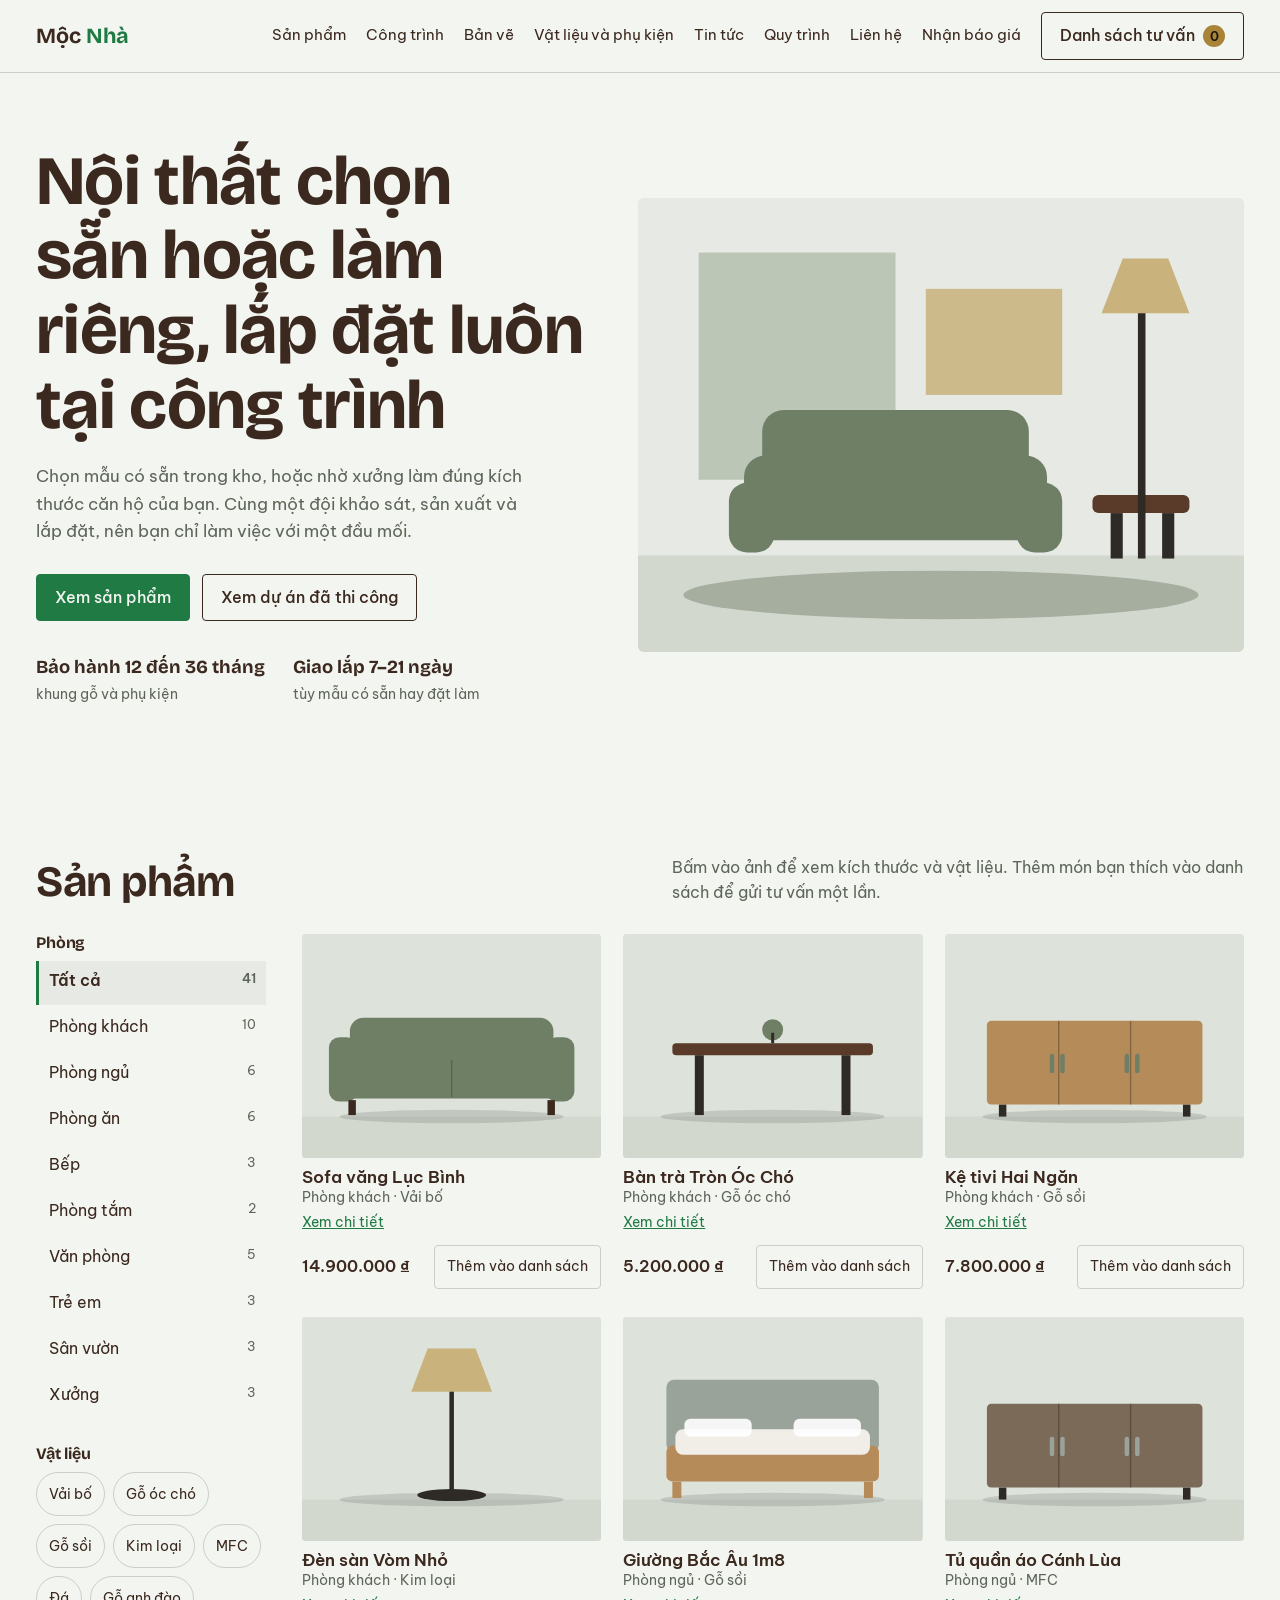
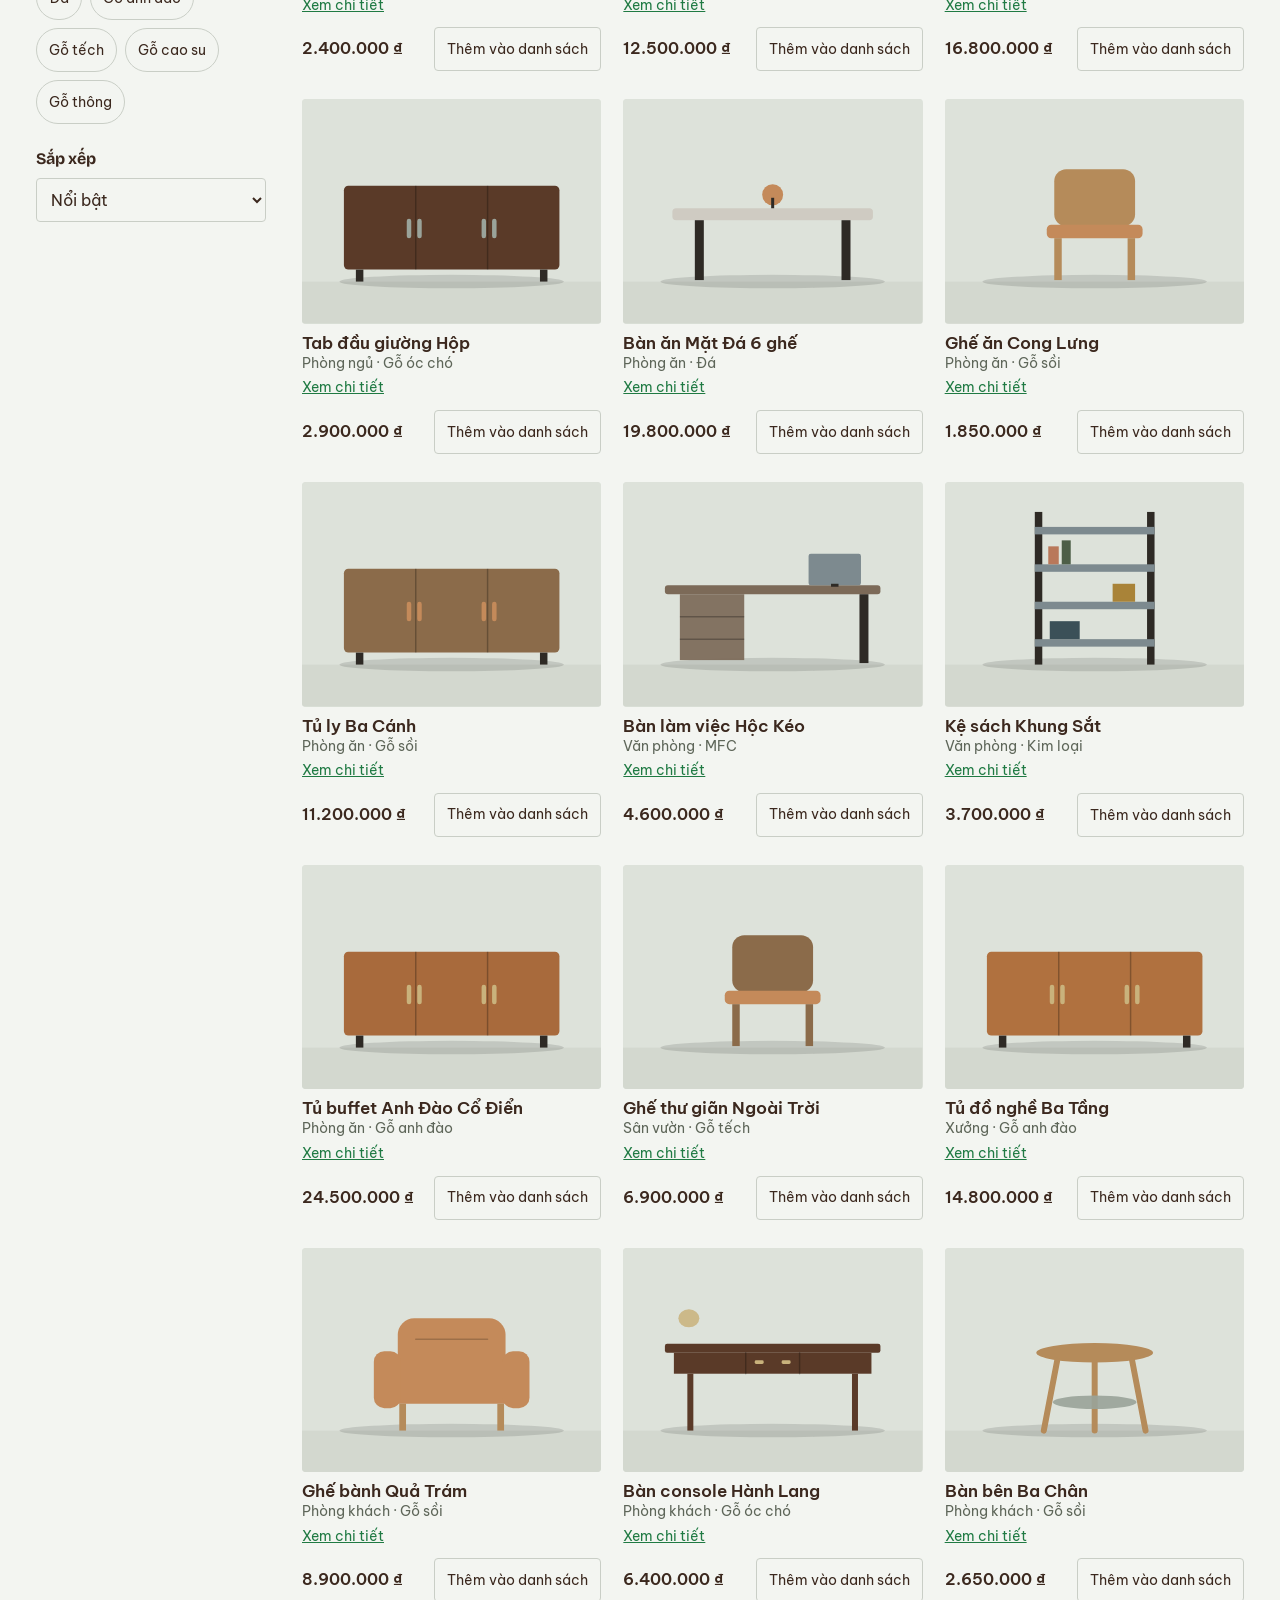
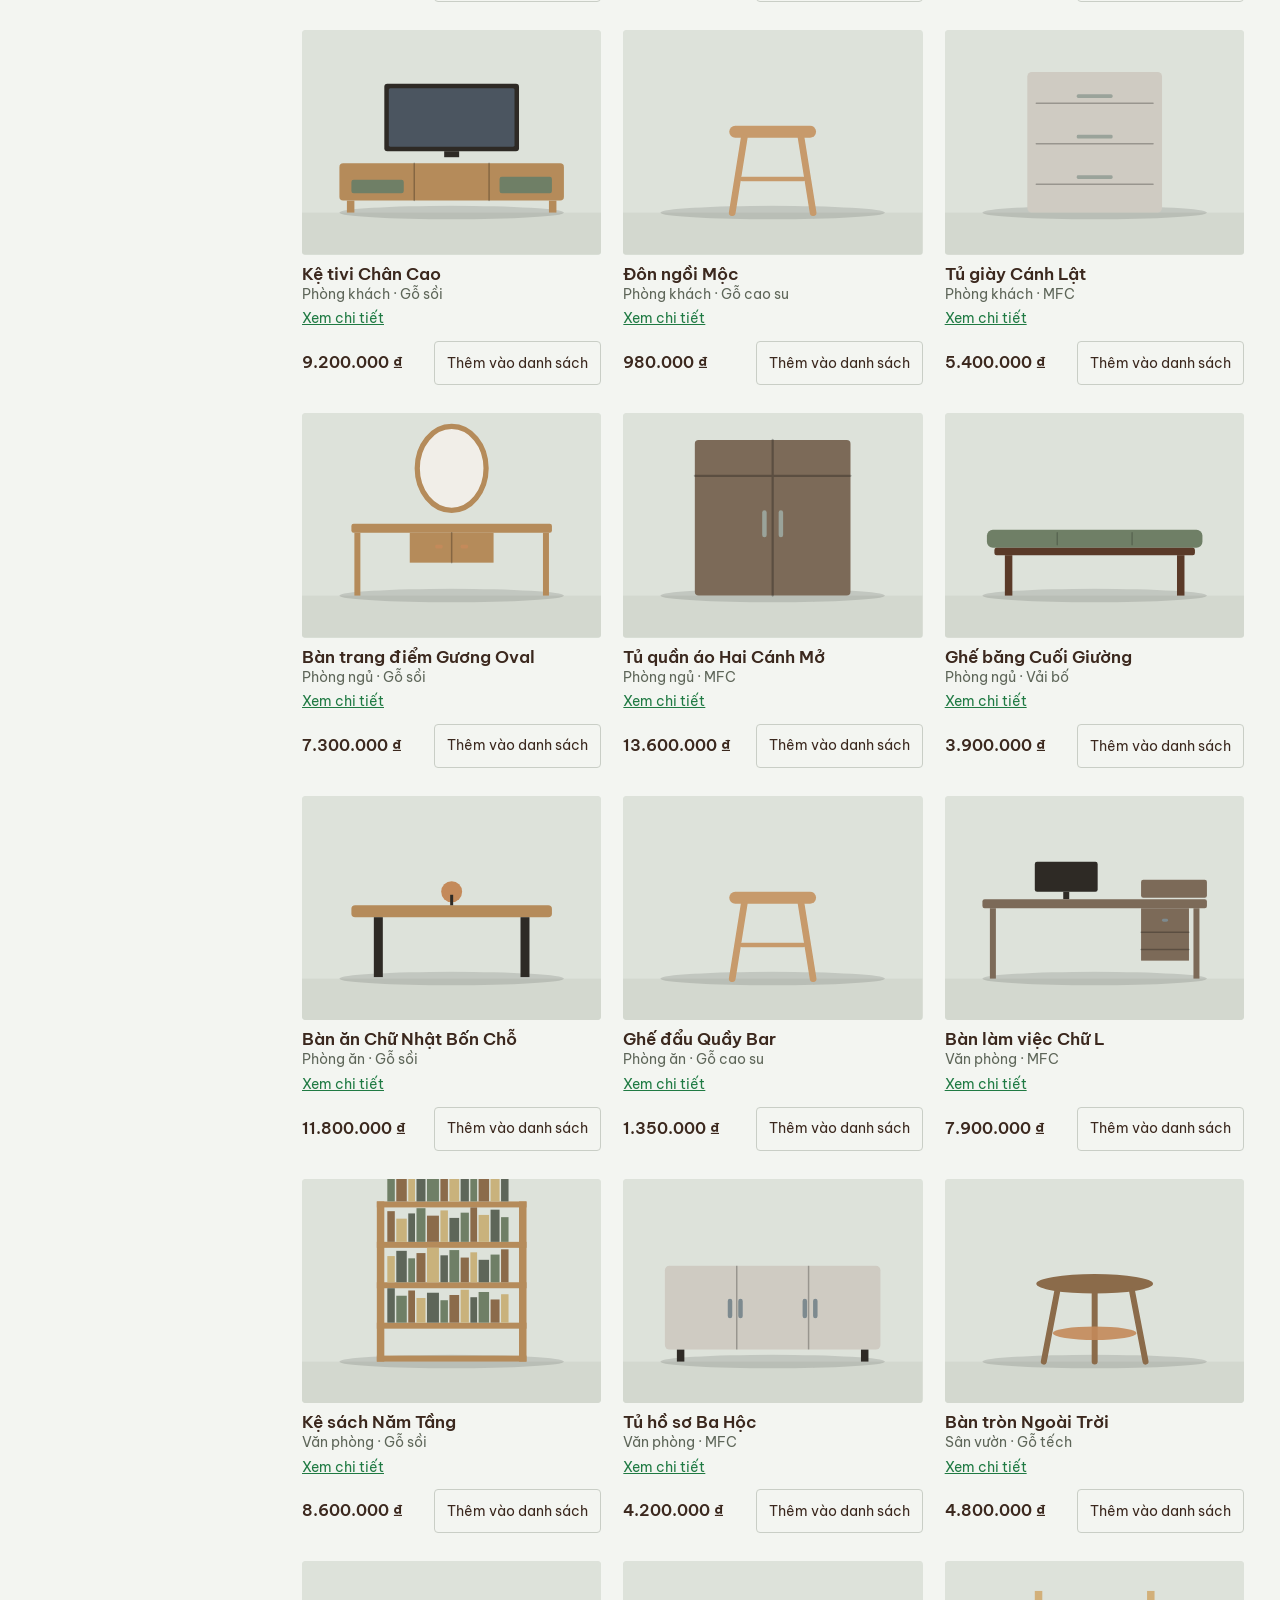
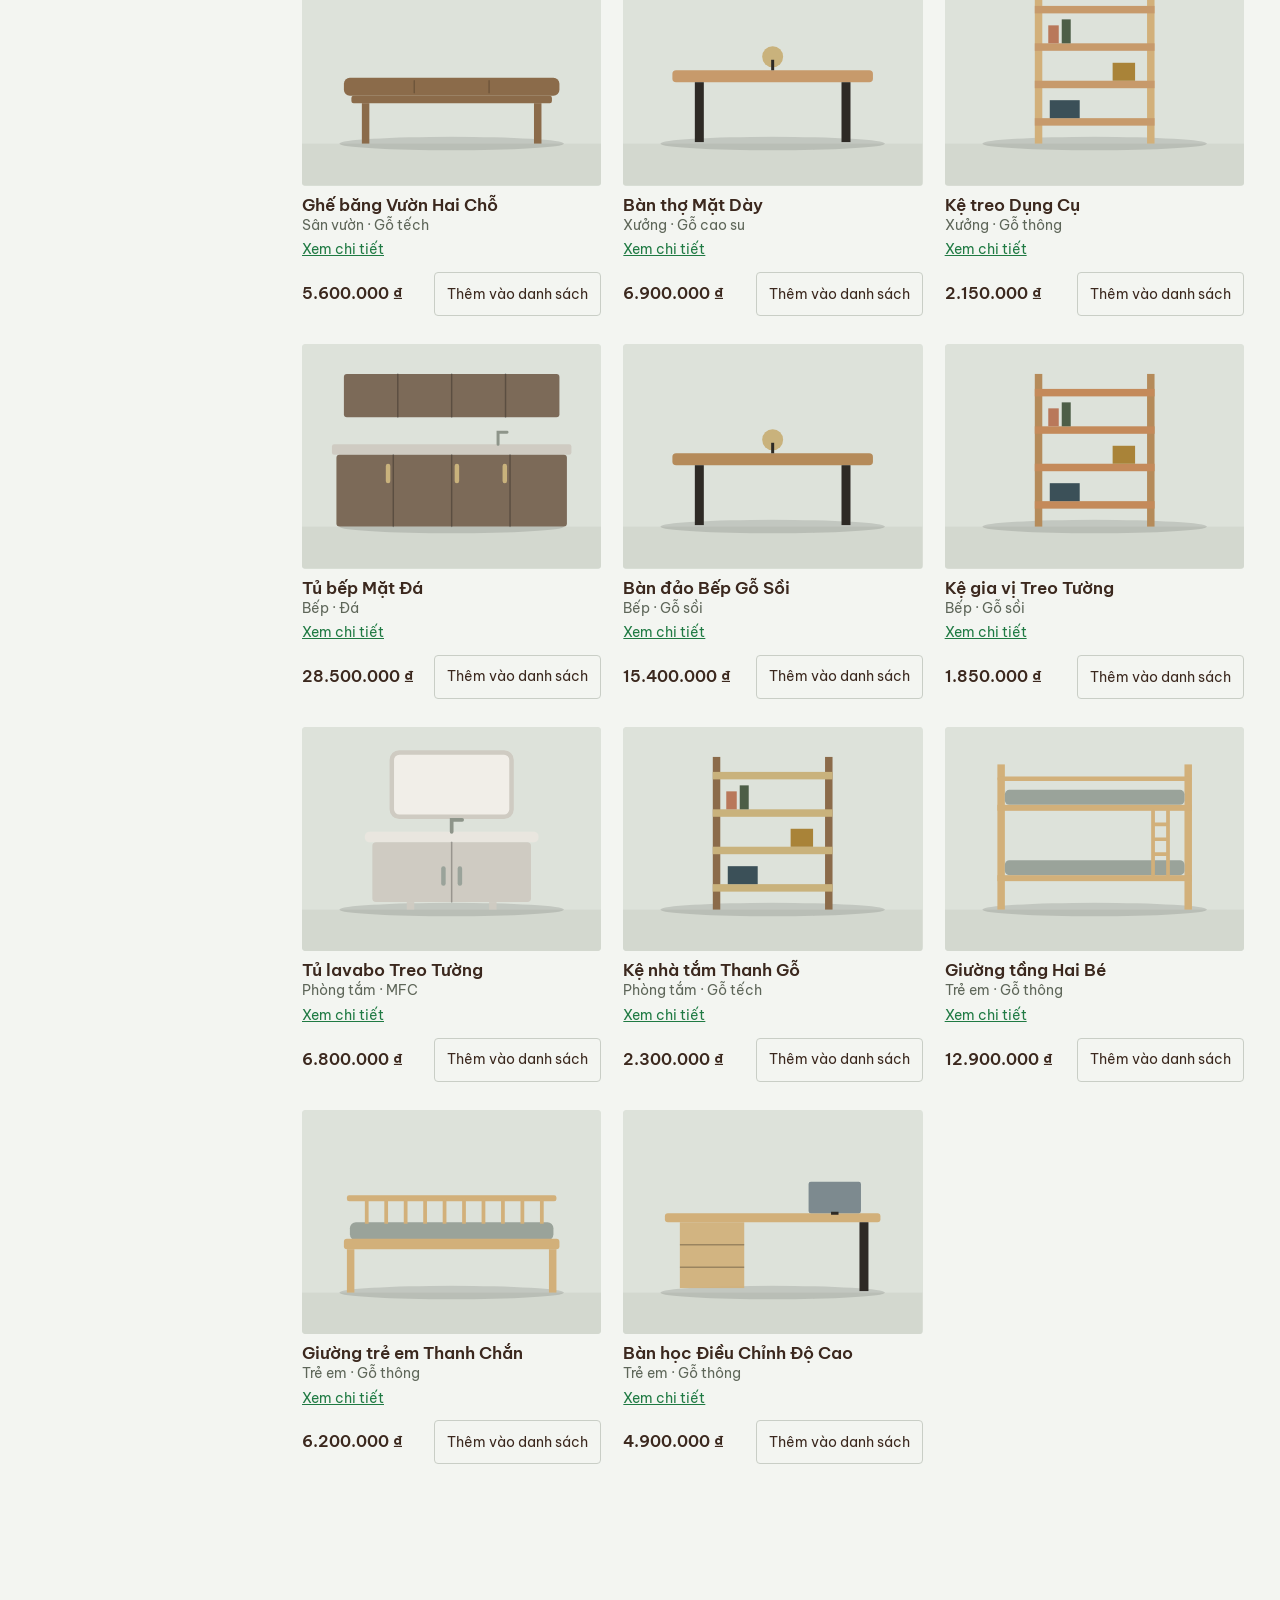
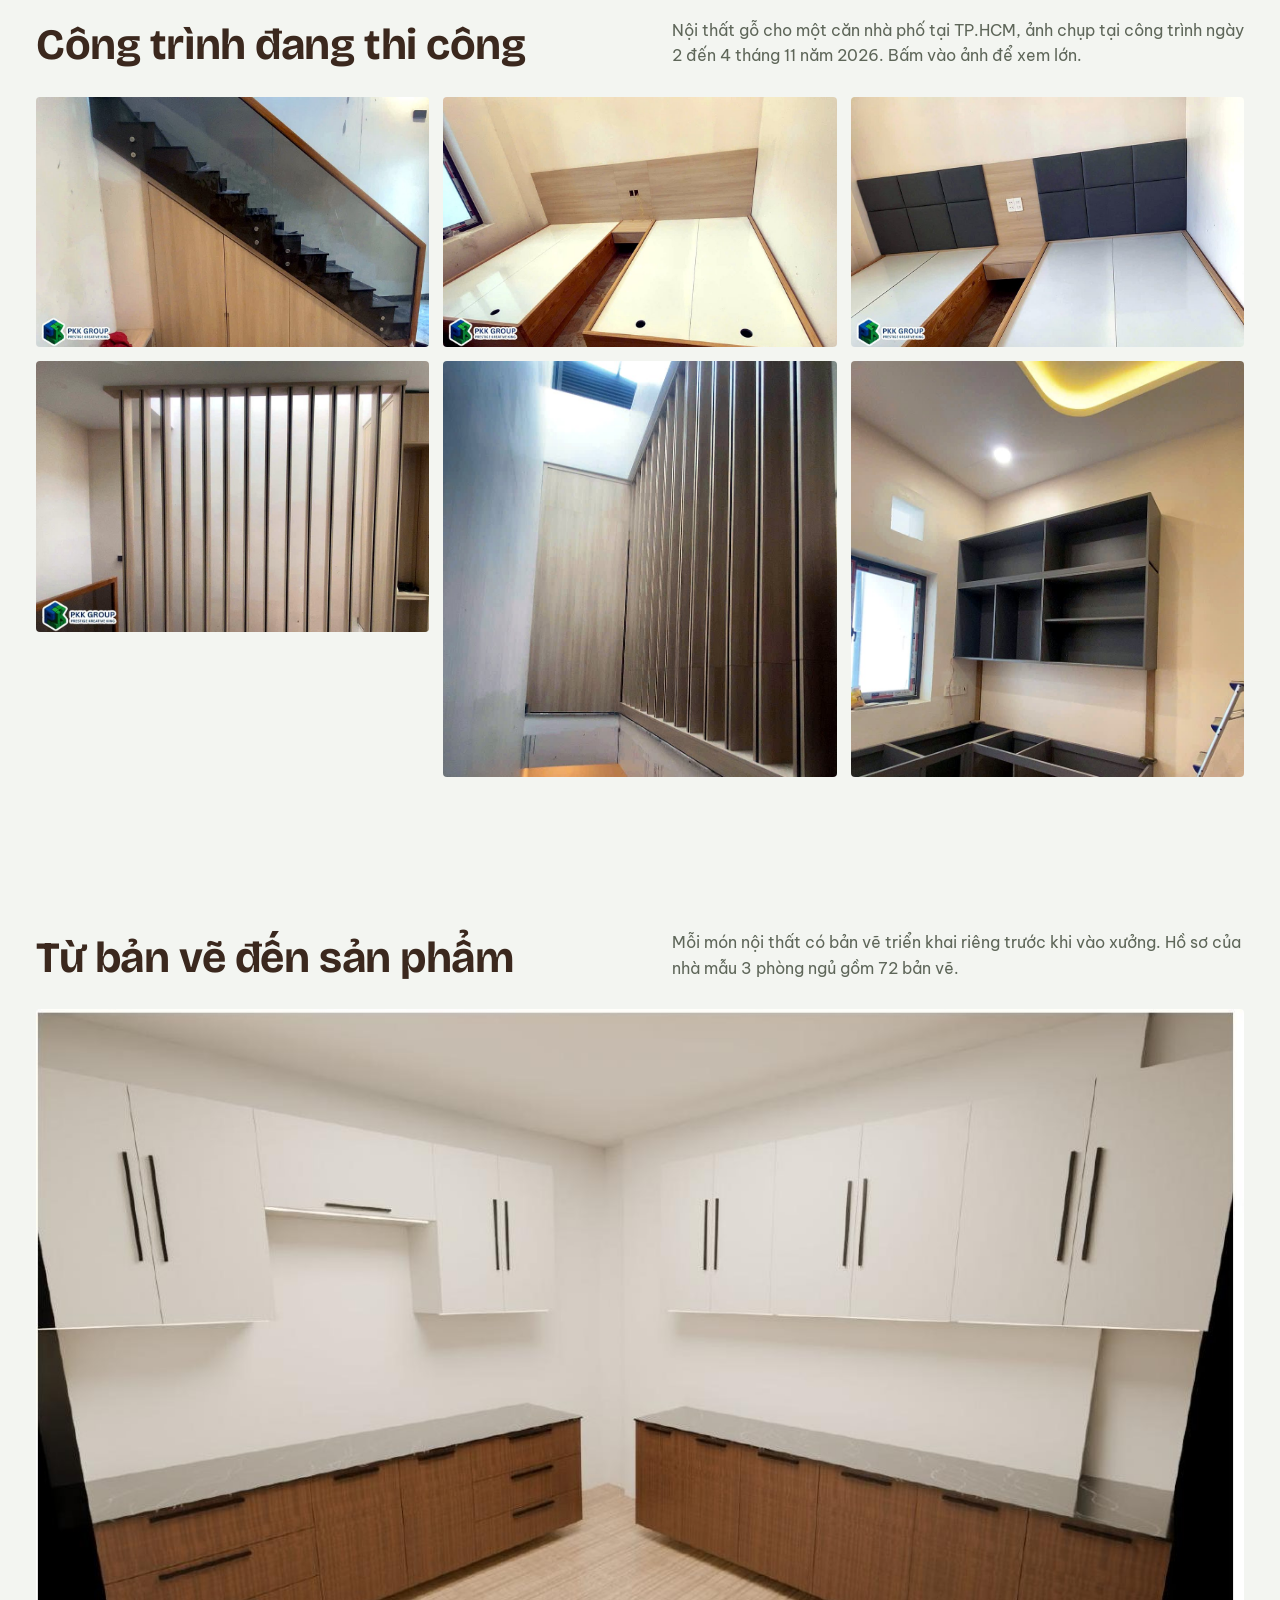
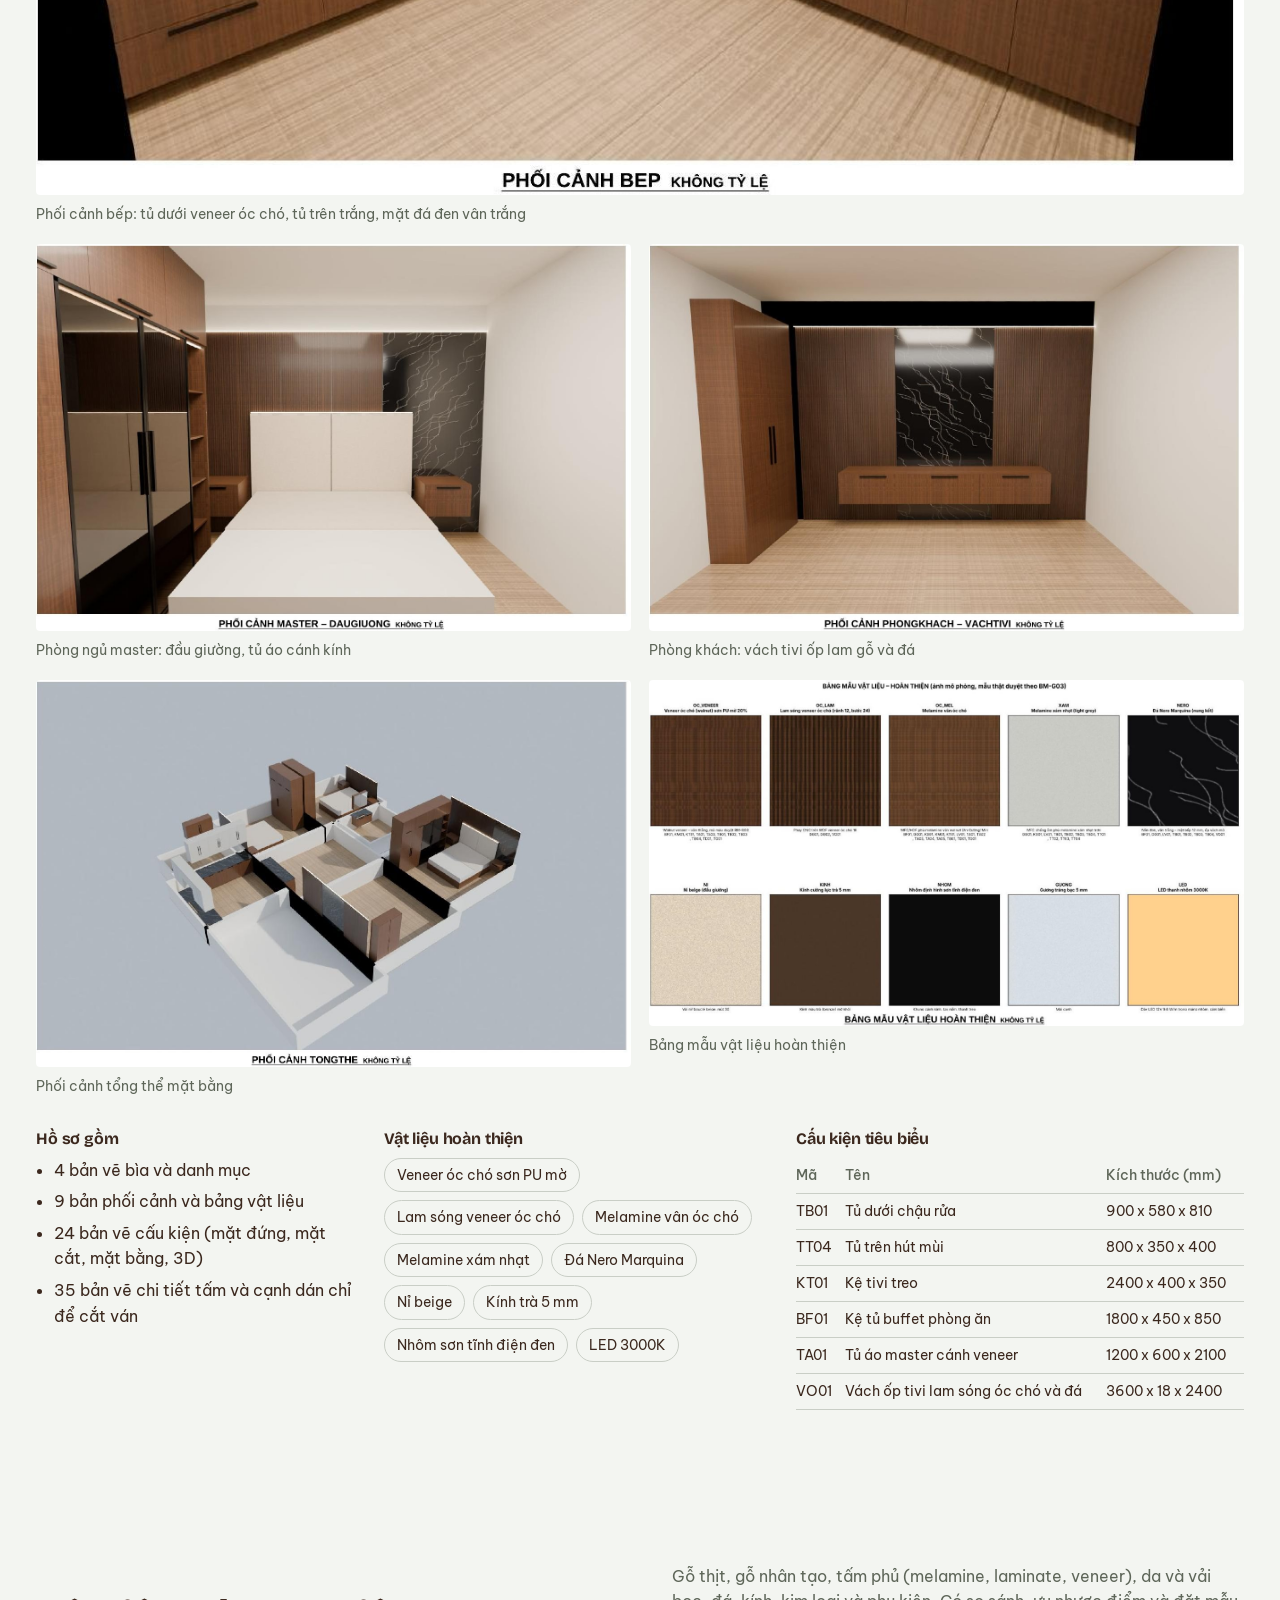
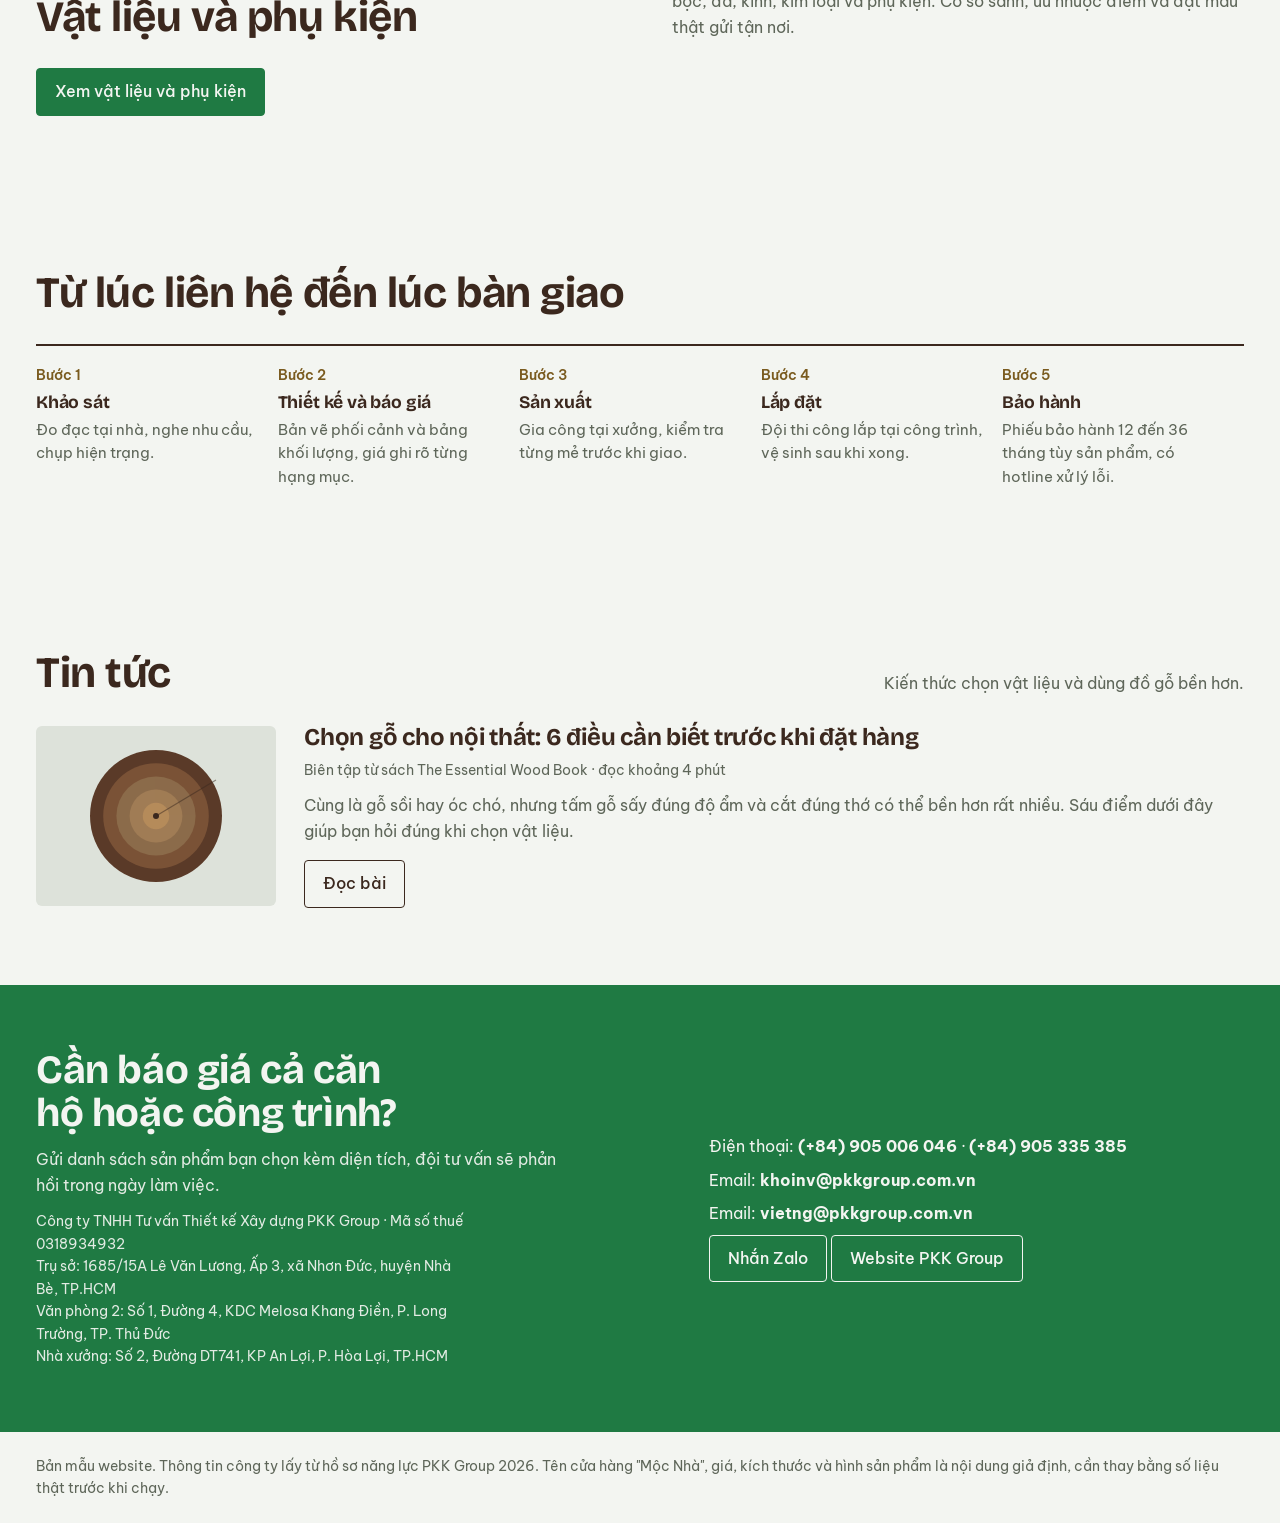
<file: index.html>
<!doctype html>
<html lang="vi">
<head>
<meta charset="utf-8">
<meta name="viewport" content="width=device-width,initial-scale=1,viewport-fit=cover">
<title>Mộc Nhà Nội Thất</title>
<meta name="description" content="Nội thất gỗ chọn sẵn hoặc làm riêng, thi công và lắp đặt trọn gói tại TP.HCM.">
<meta name="theme-color" content="#1F7A43">
<meta property="og:type" content="website">
<meta property="og:title" content="Mộc Nhà Nội Thất">
<meta property="og:description" content="Nội thất gỗ chọn sẵn hoặc làm riêng, thi công và lắp đặt trọn gói tại TP.HCM.">
<link rel="canonical" href="https://nqvdng.github.io/noi-that-shop/">
<meta property="og:url" content="https://nqvdng.github.io/noi-that-shop/">
<meta property="og:locale" content="vi_VN">
<meta property="og:site_name" content="Mộc Nhà Nội Thất">
<meta property="og:image" content="https://nqvdng.github.io/noi-that-shop/assets/du-an/tc-01.jpg">
<meta name="twitter:card" content="summary_large_image">
<script type="application/ld+json">{"@context": "https://schema.org", "@graph": [{"@type": "Organization", "@id": "https://nqvdng.github.io/noi-that-shop/#org", "name": "Mộc Nhà Nội Thất", "url": "https://nqvdng.github.io/noi-that-shop/", "email": "khoinv@pkkgroup.com.vn", "telephone": "+84905006046", "areaServed": "TP. Hồ Chí Minh", "description": "Nội thất gỗ chọn sẵn hoặc làm riêng, thi công và lắp đặt trọn gói tại TP.HCM. Tên cửa hàng là bản mẫu."}, {"@type": "WebSite", "@id": "https://nqvdng.github.io/noi-that-shop/#web", "name": "Mộc Nhà Nội Thất", "url": "https://nqvdng.github.io/noi-that-shop/", "inLanguage": "vi", "publisher": {"@id": "https://nqvdng.github.io/noi-that-shop/#org"}}]}</script>
<link rel="icon" href="favicon.svg" type="image/svg+xml">
<link rel="stylesheet" href="https://fonts.googleapis.com/css2?family=Be+Vietnam+Pro:wght@400;500;600&family=Bricolage+Grotesque:opsz,wght@12..96,500;12..96,700&display=swap">
<link rel="stylesheet" href="styles.css">
</head>
<body>

<header class="top">
  <div class="wrap">
    <a class="brand" href="#top">Mộc<span> Nhà</span></a>
    <nav class="nav" aria-label="Chính">
      <a href="#san-pham">Sản phẩm</a>
      <a href="#cong-trinh">Công trình</a>
      <a href="#ban-ve">Bản vẽ</a>
      <a href="vat-lieu.html">Vật liệu và phụ kiện</a>
      <a href="#tin-tuc">Tin tức</a>
      <a href="#quy-trinh">Quy trình</a>
      <a href="#lien-he">Liên hệ</a>
      <a href="bao-gia.html">Nhận báo giá</a>
    </nav>
    <button class="btn" id="openList" type="button"><span class="t">Danh sách tư vấn</span><span class="count" id="listCount">0</span></button>
  </div>
</header>

<main id="top">
  <section class="wrap hero">
    <div>
      <h1>Nội thất chọn sẵn hoặc làm riêng, lắp đặt luôn tại công trình</h1>
      <p class="lead">Chọn mẫu có sẵn trong kho, hoặc nhờ xưởng làm đúng kích thước căn hộ của bạn. Cùng một đội khảo sát, sản xuất và lắp đặt, nên bạn chỉ làm việc với một đầu mối.</p>
      <div class="cta">
        <a class="btn solid" href="#san-pham">Xem sản phẩm</a>
        <a class="btn" href="#du-an">Xem dự án đã thi công</a>
      </div>
      <div class="facts">
        <div><b>Bảo hành 12 đến 36 tháng</b>khung gỗ và phụ kiện</div>
        <div><b>Giao lắp 7–21 ngày</b>tùy mẫu có sẵn hay đặt làm</div>
      </div>
    </div>
    <div class="scene" id="heroScene" role="img" aria-label="Phòng khách mẫu với sofa, bàn trà và đèn sàn"></div>
  </section>

  <section class="wrap sec" id="san-pham">
    <div class="sec-head">
      <h2>Sản phẩm</h2>
      <p>Bấm vào ảnh để xem kích thước và vật liệu. Thêm món bạn thích vào danh sách để gửi tư vấn một lần.</p>
    </div>
    <div class="shop">
      <aside class="rail" aria-label="Bộ lọc">
        <div><h3>Phòng</h3><ul class="cats" id="cats"></ul></div>
        <div><h3>Vật liệu</h3><div class="chips" id="mats"></div></div>
        <div><h3><label for="sort">Sắp xếp</label></h3>
          <select id="sort"><option value="def">Nổi bật</option><option value="asc">Giá thấp đến cao</option><option value="desc">Giá cao đến thấp</option></select>
        </div>
      </aside>
      <div>
        <div class="grid" id="grid"></div>
      </div>
    </div>
  </section>

  <section class="wrap sec" id="cong-trinh">
    <div class="sec-head">
      <h2>Công trình đang thi công</h2>
      <p>Nội thất gỗ cho một căn nhà phố tại TP.HCM, ảnh chụp tại công trình ngày 2 đến 4 tháng 11 năm 2026. Bấm vào ảnh để xem lớn.</p>
    </div>
    <div class="gal" id="gal"></div>
  </section>

  <section class="wrap sec" id="ban-ve">
    <div class="sec-head">
      <h2>Từ bản vẽ đến sản phẩm</h2>
      <p>Mỗi món nội thất có bản vẽ triển khai riêng trước khi vào xưởng. Hồ sơ của nhà mẫu 3 phòng ngủ gồm 72 bản vẽ.</p>
    </div>
    <div class="drawings">
      <figure class="dwg wide"><img src="assets/ban-ve/phoi-canh-bep.jpg" alt="Phối cảnh bếp với tủ dưới veneer óc chó, tủ trên trắng, mặt đá Nero" width="1330" height="865" loading="lazy" decoding="async"><figcaption>Phối cảnh bếp: tủ dưới veneer óc chó, tủ trên trắng, mặt đá đen vân trắng</figcaption></figure>
      <figure class="dwg"><img src="assets/ban-ve/phoi-canh-master.jpg" alt="Phối cảnh phòng ngủ master" width="1330" height="865" loading="lazy" decoding="async"><figcaption>Phòng ngủ master: đầu giường, tủ áo cánh kính</figcaption></figure>
      <figure class="dwg"><img src="assets/ban-ve/phoi-canh-phong-khach.jpg" alt="Phối cảnh vách tivi phòng khách" width="1330" height="865" loading="lazy" decoding="async"><figcaption>Phòng khách: vách tivi ốp lam gỗ và đá</figcaption></figure>
      <figure class="dwg"><img src="assets/ban-ve/phoi-canh-tong-the.jpg" alt="Phối cảnh tổng thể mặt bằng nội thất" width="1329" height="865" loading="lazy" decoding="async"><figcaption>Phối cảnh tổng thể mặt bằng</figcaption></figure>
      <figure class="dwg"><img src="assets/ban-ve/bang-mau-vat-lieu.jpg" alt="Bảng mẫu vật liệu hoàn thiện" width="1400" height="814" loading="lazy" decoding="async"><figcaption>Bảng mẫu vật liệu hoàn thiện</figcaption></figure>
    </div>
    <div class="dwg-info">
      <div>
        <h3>Hồ sơ gồm</h3>
        <ul class="plain">
          <li>4 bản vẽ bìa và danh mục</li>
          <li>9 bản phối cảnh và bảng vật liệu</li>
          <li>24 bản vẽ cấu kiện (mặt đứng, mặt cắt, mặt bằng, 3D)</li>
          <li>35 bản vẽ chi tiết tấm và cạnh dán chỉ để cắt ván</li>
        </ul>
      </div>
      <div>
        <h3>Vật liệu hoàn thiện</h3>
        <div class="chips">
          <span class="chip">Veneer óc chó sơn PU mờ</span><span class="chip">Lam sóng veneer óc chó</span><span class="chip">Melamine vân óc chó</span><span class="chip">Melamine xám nhạt</span><span class="chip">Đá Nero Marquina</span><span class="chip">Nỉ beige</span><span class="chip">Kính trà 5 mm</span><span class="chip">Nhôm sơn tĩnh điện đen</span><span class="chip">LED 3000K</span>
        </div>
      </div>
      <div style="min-width:0">
        <h3>Cấu kiện tiêu biểu</h3>
        <div style="overflow-x:auto"><table class="tbl">
          <tr><th>Mã</th><th>Tên</th><th>Kích thước (mm)</th></tr>
          <tr><td>TB01</td><td>Tủ dưới chậu rửa</td><td>900 x 580 x 810</td></tr>
          <tr><td>TT04</td><td>Tủ trên hút mùi</td><td>800 x 350 x 400</td></tr>
          <tr><td>KT01</td><td>Kệ tivi treo</td><td>2400 x 400 x 350</td></tr>
          <tr><td>BF01</td><td>Kệ tủ buffet phòng ăn</td><td>1800 x 450 x 850</td></tr>
          <tr><td>TA01</td><td>Tủ áo master cánh veneer</td><td>1200 x 600 x 2100</td></tr>
          <tr><td>VO01</td><td>Vách ốp tivi lam sóng óc chó và đá</td><td>3600 x 18 x 2400</td></tr>
        </table></div>
      </div>
    </div>
  </section>

  <section class="wrap sec" id="vat-lieu">
    <div class="sec-head">
      <h2>Vật liệu và phụ kiện</h2>
      <p>Gỗ thịt, gỗ nhân tạo, tấm phủ (melamine, laminate, veneer), da và vải bọc, đá, kính, kim loại và phụ kiện. Có so sánh, ưu nhược điểm và đặt mẫu thật gửi tận nơi.</p>
    </div>
    <a class="btn solid" href="vat-lieu.html">Xem vật liệu và phụ kiện</a>
  </section>

  <section class="wrap sec" id="quy-trinh">
    <div class="sec-head"><h2>Từ lúc liên hệ đến lúc bàn giao</h2></div>
    <ol class="steps">
      <li><h3>Khảo sát</h3><p>Đo đạc tại nhà, nghe nhu cầu, chụp hiện trạng.</p></li>
      <li><h3>Thiết kế và báo giá</h3><p>Bản vẽ phối cảnh và bảng khối lượng, giá ghi rõ từng hạng mục.</p></li>
      <li><h3>Sản xuất</h3><p>Gia công tại xưởng, kiểm tra từng mẻ trước khi giao.</p></li>
      <li><h3>Lắp đặt</h3><p>Đội thi công lắp tại công trình, vệ sinh sau khi xong.</p></li>
      <li><h3>Bảo hành</h3><p>Phiếu bảo hành 12 đến 36 tháng tùy sản phẩm, có hotline xử lý lỗi.</p></li>
    </ol>
  </section>

  <section class="wrap sec" id="tin-tuc">
    <div class="sec-head">
      <h2>Tin tức</h2>
      <p>Kiến thức chọn vật liệu và dùng đồ gỗ bền hơn.</p>
    </div>
    <article class="news">
      <div class="news-art" aria-hidden="true">
        <svg viewBox="0 0 400 300" preserveAspectRatio="xMidYMid slice"><rect width="400" height="300" fill="var(--panel)"/>
          <circle cx="200" cy="150" r="110" fill="#5A3A28"/><circle cx="200" cy="150" r="88" fill="#7A5236"/><circle cx="200" cy="150" r="66" fill="#8B6B4A"/><circle cx="200" cy="150" r="44" fill="#A07C55"/><circle cx="200" cy="150" r="22" fill="#B58B5A"/><circle cx="200" cy="150" r="5" fill="#3B281E"/>
          <path d="M200 150L300 90" stroke="#3B281E" stroke-width="2" opacity=".5"/></svg>
      </div>
      <div>
        <h3>Chọn gỗ cho nội thất: 6 điều cần biết trước khi đặt hàng</h3>
        <p class="meta">Biên tập từ sách The Essential Wood Book · đọc khoảng 4 phút</p>
        <p style="margin:12px 0 16px;color:var(--muted)">Cùng là gỗ sồi hay óc chó, nhưng tấm gỗ sấy đúng độ ẩm và cắt đúng thớ có thể bền hơn rất nhiều. Sáu điểm dưới đây giúp bạn hỏi đúng khi chọn vật liệu.</p>
        <button class="btn" type="button" id="openNews">Đọc bài</button>
      </div>
    </article>
  </section>
</main>

<section class="contact" id="lien-he">
  <div class="wrap">
    <div>
      <h2>Cần báo giá cả căn hộ hoặc công trình?</h2>
      <p>Gửi danh sách sản phẩm bạn chọn kèm diện tích, đội tư vấn sẽ phản hồi trong ngày làm việc.</p>
      <p style="font-size:.88rem">Công ty TNHH Tư vấn Thiết kế Xây dựng PKK Group · Mã số thuế 0318934932<br>Trụ sở: 1685/15A Lê Văn Lương, Ấp 3, xã Nhơn Đức, huyện Nhà Bè, TP.HCM<br>Văn phòng 2: Số 1, Đường 4, KDC Melosa Khang Điền, P. Long Trường, TP. Thủ Đức<br>Nhà xưởng: Số 2, Đường DT741, KP An Lợi, P. Hòa Lợi, TP.HCM</p>
    </div>
    <ul>
      <li>Điện thoại: <strong>(+84) 905 006 046</strong> · <strong>(+84) 905 335 385</strong></li>
      <li>Email: <strong>khoinv@pkkgroup.com.vn</strong></li>
      <li>Email: <strong>vietng@pkkgroup.com.vn</strong></li>
      <li><a class="btn" href="https://zalo.me/84905006046" target="_blank" rel="noopener">Nhắn Zalo</a> <a class="btn" href="https://pkkgroup.com.vn/" target="_blank" rel="noopener">Website PKK Group</a></li>
    </ul>
  </div>
</section>
<footer class="wrap">Bản mẫu website. Thông tin công ty lấy từ hồ sơ năng lực PKK Group 2026. Tên cửa hàng "Mộc Nhà", giá, kích thước và hình sản phẩm là nội dung giả định, cần thay bằng số liệu thật trước khi chạy.</footer>

<div class="ov" id="detail" hidden role="dialog" aria-modal="true" aria-labelledby="dTitle">
  <div class="sheet">
    <div class="pic" id="dPic"></div>
    <div class="body">
      <button class="x" type="button" data-close>Đóng</button>
      <h2 id="dTitle"></h2>
      <p class="price" id="dPrice"></p>
      <p id="dDesc" style="color:var(--muted)"></p>
      <dl class="spec" id="dSpec"></dl>
      <div style="display:flex;gap:10px;flex-wrap:wrap"><button class="btn solid" type="button" id="dAdd">Thêm vào danh sách tư vấn</button><a class="btn" id="dMore" href="san-pham.html">Xem trang chi tiết</a></div>
    </div>
  </div>
</div>

<div class="ov drawer" id="drawer" hidden role="dialog" aria-modal="true" aria-labelledby="lTitle">
  <div class="sheet">
    <button class="x" type="button" data-close style="float:right">Đóng</button>
    <h2 id="lTitle" style="font-size:1.4rem">Danh sách tư vấn</h2>
    <ul id="listItems"></ul>
    <p id="listTotal" class="price"></p>
    <label for="msg" style="display:block;margin:14px 0 6px;font-size:.9rem;color:var(--muted)">Nội dung để gửi qua Zalo hoặc email</label>
    <textarea id="msg" readonly></textarea>
    <div style="display:flex;gap:10px;margin-top:12px;flex-wrap:wrap">
      <button class="btn solid" type="button" id="copyMsg">Sao chép nội dung</button>
      <button class="btn" type="button" id="clearList">Xóa danh sách</button>
    </div>
  </div>
</div>
<div class="ov" id="lightbox" hidden role="dialog" aria-modal="true" aria-label="Xem ảnh">
  <figure style="margin:0;max-width:min(960px,100%);max-height:100%;display:grid;gap:10px;justify-items:center;color:#F3EEE6">
    <img id="lbImg" alt="" style="max-width:100%;max-height:calc(100vh - 120px);object-fit:contain;border-radius:4px">
    <figcaption id="lbCap"></figcaption>
    <button class="x" type="button" data-close style="color:#F3EEE6;border-color:#F3EEE6">Đóng</button>
  </figure>
</div>

<div class="ov" id="news" hidden role="dialog" aria-modal="true" aria-labelledby="nTitle">
  <div class="sheet article">
    <button class="x" type="button" data-close>Đóng</button>
    <h2 id="nTitle">Chọn gỗ cho nội thất: 6 điều cần biết trước khi đặt hàng</h2>
    <p class="meta" style="color:var(--muted);font-size:.88rem">Biên tập từ nội dung sách The Essential Wood Book (Cedar Lane Press, 2020)</p>
    <h3>1. Gỗ cứng và gỗ mềm không nói về độ cứng</h3>
    <p>Gỗ cứng (hardwood) là gỗ của cây lá rộng như sồi, óc chó, anh đào. Gỗ mềm (softwood) là gỗ của cây lá kim như thông. Cách gọi chỉ phân loại cây, vì có loại gỗ cứng còn nhẹ hơn một số gỗ mềm. Với nội thất, câu hỏi hữu ích hơn là gỗ chịu mài mòn và chịu va đập ra sao, và có hợp với món đồ bạn định dùng không.</p>
    <h3>2. Độ ẩm quyết định gỗ có cong vênh hay không</h3>
    <p>Gỗ hút và nhả ẩm theo không khí. Gỗ còn ướt khi đóng thành đồ sẽ co lại, nứt mối ghép và cong cánh tủ. Hãy hỏi xưởng gỗ được sấy đến độ ẩm bao nhiêu và có đo lại trước khi gia công không. Con số hợp lý phụ thuộc môi trường dùng, và ở TP.HCM nóng ẩm thì mức an toàn cao hơn xứ lạnh. Gỗ mới về nên để ổn định vài ngày trong xưởng trước khi cắt.</p>
    <h3>3. Hướng thớ cho vẻ ngoài và độ ổn định</h3>
    <p>Cách xẻ khúc gỗ cho ra hai kiểu mặt ván chính. Ván xẻ hướng tâm (quartersawn) cho vân thẳng, đều, ít cong vênh hơn nhưng giá cao hơn. Ván xẻ tiếp tuyến (plainsawn) cho vân hình núi uốn lượn, dễ bắt mắt và rẻ hơn. Mặt bàn lớn hoặc cánh tủ cao thường nên chọn ván ổn định hơn.</p>
    <h3>4. Mỗi loài gỗ có tính cách riêng</h3>
    <p>Óc chó có màu nâu sâu, dễ gia công, hợp bàn ăn và vách ốp. Sồi trắng chắc, chịu ẩm tốt, hợp giường và đồ ngoài trời có che. Anh đào đổi sang màu đỏ ấm theo thời gian. Thích hợp nhất là chọn loài gỗ theo vị trí đặt đồ, không chỉ theo màu.</p>
    <h3>5. Veneer và ván công nghiệp không phải là hàng kém</h3>
    <p>Veneer là lớp gỗ thật mỏng dán lên cốt ván. Nhờ vậy tấm lớn như cánh tủ hay vách ốp ít cong hơn gỗ nguyên khối và dùng ít gỗ quý hơn. Điều cần hỏi là cốt ván loại nào, có chống ẩm không, dán cạnh bằng gì và sơn phủ ra sao.</p>
    <h3>6. Hỏi về nguồn gốc gỗ</h3>
    <p>Nên chọn gỗ có giấy tờ nguồn gốc rõ ràng, ưu tiên gỗ khai thác bền vững. Đây là lợi ích lâu dài: gỗ hợp pháp thì dễ bảo hành, dễ bán lại và yên tâm khi bàn giao cho chủ đầu tư.</p>
    <p class="note">Bài viết là bản tóm tắt tiếng Việt, diễn đạt lại theo ý chính. Các mức độ ẩm và so sánh trong bài mang tính tham khảo chung, hãy hỏi xưởng thông số cụ thể cho từng lô gỗ.</p>
  </div>
</div>

<div class="toast" id="toast" hidden role="status"></div>

<script src="products.js"></script>
<script src="anh-that.js"></script>
<script src="bao-hanh.js"></script>
<script>
(function(){
  /* ---------- data ---------- */
  var P=window.MN_PRODUCTS,art=window.mnArt;

  /* Phòng và vật liệu lấy tự động từ products.js: thêm sản phẩm với giá trị mới là bộ lọc tự có. */
  var roomOrder=["Phòng khách","Phòng ngủ","Phòng ăn","Bếp","Phòng tắm","Văn phòng","Trẻ em","Sân vườn","Xưởng"];
  var rooms=["Tất cả"].concat(roomOrder.filter(function(r){return P.some(function(p){return p.room===r})}),
    P.map(function(p){return p.room}).filter(function(r,i,a){return roomOrder.indexOf(r)<0&&a.indexOf(r)===i}));
  var mats=P.map(function(p){return p.mat}).filter(function(m,i,a){return a.indexOf(m)===i});
  var state={room:"Tất cả",mat:null,sort:"def"};
  var list=[];
  try{var s=localStorage.getItem("mocnha-list");if(s)list=JSON.parse(s).filter(function(i){return P.some(function(p){return p.id===i})})}catch(e){}

  var $=function(id){return document.getElementById(id)};
  var vnd=function(n){return n.toLocaleString("vi-VN")+" ₫"};

  /* ---------- illustrations ---------- */
  function scene(a,b,c){ /* room backdrop for hero and projects */
    return '<svg viewBox="0 0 400 300" preserveAspectRatio="xMidYMid slice" aria-hidden="true"><rect width="400" height="300" fill="var(--plaster)"/><rect x="40" y="36" width="130" height="150" fill="'+a+'" opacity=".9"/><rect x="190" y="60" width="90" height="70" fill="'+b+'" opacity=".85"/><rect y="236" width="400" height="64" fill="var(--floor)"/><ellipse cx="200" cy="262" rx="170" ry="16" fill="'+c+'" opacity=".35"/>'+c_items(c)+'</svg>';
  }
  function c_items(c){return '<rect x="70" y="170" width="200" height="56" rx="14" fill="#6F7F66"/><rect x="82" y="140" width="176" height="46" rx="14" fill="#6F7F66"/><rect x="60" y="188" width="30" height="46" rx="12" fill="#6F7F66"/><rect x="250" y="188" width="30" height="46" rx="12" fill="#6F7F66"/><rect x="300" y="196" width="64" height="12" rx="4" fill="#5A3A28"/><rect x="312" y="208" width="8" height="30" fill="#2E2A25"/><rect x="346" y="208" width="8" height="30" fill="#2E2A25"/><rect x="330" y="70" width="5" height="168" fill="#2E2A25"/><path d="M306 76l14-36h30l14 36z" fill="#C9B27C"/>'}

  $("heroScene").innerHTML=scene("#B9C2B3","#C9B27C","#4D5E47");

  /* ---------- catalog ---------- */
  function visible(){
    var r=P.filter(function(p){return (state.room==="Tất cả"||p.room===state.room)&&(!state.mat||p.mat===state.mat)});
    if(state.sort==="asc")r.sort(function(a,b){return a.price-b.price});
    if(state.sort==="desc")r.sort(function(a,b){return b.price-a.price});
    return r;
  }
  function renderRail(){
    $("cats").innerHTML=rooms.map(function(r){
      var c=r==="Tất cả"?P.length:P.filter(function(p){return p.room===r}).length;
      return '<li><button type="button" data-room="'+r+'" aria-pressed="'+(state.room===r)+'"><span>'+r+'</span><small>'+c+'</small></button></li>';
    }).join("");
    $("mats").innerHTML=mats.map(function(m){return '<button type="button" class="chip" data-mat="'+m+'" aria-pressed="'+(state.mat===m)+'">'+m+'</button>'}).join("");
  }
  function renderGrid(){
    var r=visible();
    $("grid").innerHTML=r.length?r.map(function(p){
      return '<article class="card"><button type="button" class="pic" data-open="'+p.id+'" aria-label="Xem '+p.n+'">'+art(p)+window.mnPhoto(p)+'</button><div><h3>'+p.n+'</h3><div class="meta">'+p.room+' · '+p.mat+'</div><a class="more" href="san-pham.html?id='+p.id+'">Xem chi tiết</a></div><div class="row"><span class="price">'+vnd(p.price)+'</span><button class="add" type="button" data-add="'+p.id+'">'+(list.indexOf(p.id)>-1?"Đã thêm":"Thêm vào danh sách")+'</button></div></article>';
    }).join(""):'<p class="empty">Chưa có sản phẩm khớp bộ lọc. Bỏ chọn vật liệu hoặc đổi phòng để xem thêm.</p>';
  }
  function save(){try{localStorage.setItem("mocnha-list",JSON.stringify(list))}catch(e){}}
  function renderList(){
    $("listCount").textContent=list.length;
    var items=list.map(function(id){return P.filter(function(p){return p.id===id})[0]});
    $("listItems").innerHTML=items.length?items.map(function(p){return '<li><span>'+p.n+'<br><small class="price">'+vnd(p.price)+'</small></span><button type="button" data-rm="'+p.id+'">Bỏ</button></li>'}).join(""):'<li style="border:0;color:var(--muted)">Chưa có món nào. Chọn sản phẩm rồi bấm "Thêm vào danh sách".</li>';
    var total=items.reduce(function(s,p){return s+p.price},0);
    $("listTotal").textContent=items.length?"Tạm tính: "+vnd(total):"";
    $("msg").value=items.length?"Chào bạn, tôi muốn được tư vấn và báo giá các sản phẩm sau:\n"+items.map(function(p,i){return (i+1)+". "+p.n+" ("+p.dim+") - "+vnd(p.price)}).join("\n")+"\nTạm tính: "+vnd(total)+"\nTên và số điện thoại của tôi: ":"";
  }
  function toast(t){var el=$("toast");el.textContent=t;el.hidden=false;clearTimeout(toast.t);toast.t=setTimeout(function(){el.hidden=true},2200)}
  function toggle(id){
    var i=list.indexOf(id);
    if(i>-1){list.splice(i,1);toast("Đã bỏ khỏi danh sách")}else{list.push(id);toast("Đã thêm vào danh sách tư vấn")}
    save();renderList();renderGrid();
  }

  /* ---------- events ---------- */
  document.addEventListener("click",function(e){
    var t=e.target.closest("button");if(!t)return;
    if(t.dataset.room){state.room=t.dataset.room;renderRail();renderGrid()}
    else if(t.dataset.mat){state.mat=state.mat===t.dataset.mat?null:t.dataset.mat;renderRail();renderGrid()}
    else if(t.dataset.add)toggle(+t.dataset.add);
    else if(t.dataset.rm)toggle(+t.dataset.rm);
    else if(t.dataset.open)openDetail(+t.dataset.open);
    else if(t.dataset.photo)openPhoto(+t.dataset.photo);
    else if(t.hasAttribute("data-close"))closeAll();
  });
  function closeAll(){["detail","drawer","news","lightbox"].forEach(function(id){$(id).hidden=true})}
  var shotDims={"tc-01":[1100,698],"tc-02":[1012,698],"tc-03":[1100,698],"tc-04":[883,934],"tc-05":[1100,698],"tc-06":[883,934]};
  var shots=[
    ["tc-01","Cầu thang kính và tủ âm liền khối bên dưới"],["tc-02","Vách lam gỗ phân chia không gian"],["tc-03","Giường hộc kéo, đầu giường ốp gỗ"],
    ["tc-04","Lam gỗ cao thông tầng"],["tc-05","Đầu giường bọc nệm xám"],["tc-06","Tủ bếp và kệ trang trí sơn xám"]
  ];
  $("gal").innerHTML=shots.map(function(s,i){return '<button type="button" data-photo="'+i+'" aria-label="Xem ảnh: '+s[1]+'"><img src="assets/du-an/'+s[0]+'.jpg" alt="'+s[1]+'" width="'+(shotDims[s[0]]||[1100,698])[0]+'" height="'+(shotDims[s[0]]||[1100,698])[1]+'" loading="lazy" decoding="async"></button>'}).join("");
  function openPhoto(i){$("lbImg").src="assets/du-an/"+shots[i][0]+".jpg";$("lbImg").alt=shots[i][1];$("lbCap").textContent=shots[i][1];$("lightbox").hidden=false}
  $("openNews").addEventListener("click",function(){$("news").hidden=false});
  $("sort").addEventListener("change",function(e){state.sort=e.target.value;renderGrid()});
  $("openList").addEventListener("click",function(){$("drawer").hidden=false});
  ["detail","drawer","news","lightbox"].forEach(function(id){$(id).addEventListener("click",function(e){if(e.target===$(id))$(id).hidden=true})});
  document.addEventListener("keydown",function(e){if(e.key==="Escape")closeAll()});
  $("clearList").addEventListener("click",function(){list=[];save();renderList();renderGrid()});
  $("copyMsg").addEventListener("click",function(){
    var m=$("msg");if(!m.value){toast("Danh sách đang trống");return}
    function fallback(){m.focus();m.select();toast("Đã chọn sẵn nội dung, hãy nhấn Ctrl+C hoặc giữ để sao chép")}
    try{navigator.clipboard.writeText(m.value).then(function(){toast("Đã sao chép nội dung")},fallback)}catch(e){fallback()}
  });
  var cur=null;
  function openDetail(id){
    var p=P.filter(function(x){return x.id===id})[0];cur=p;
    $("dPic").innerHTML=art(p)+window.mnPhoto(p);$("dTitle").textContent=p.n;$("dPrice").textContent=vnd(p.price);$("dDesc").textContent=p.d;
    $("dSpec").innerHTML='<dt>Kích thước</dt><dd>'+p.dim+'</dd><dt>Vật liệu</dt><dd>'+p.mat+'</dd><dt>Phòng</dt><dd>'+p.room+'</dd><dt>Bảo hành</dt><dd>'+window.mnWarranty(p.kind)+' tháng (mẫu)</dd>'+(p.src?'<dt>Nguồn ý tưởng</dt><dd>'+p.src+'</dd>':'');
    $("dAdd").textContent=list.indexOf(id)>-1?"Bỏ khỏi danh sách tư vấn":"Thêm vào danh sách tư vấn";
    $("dMore").href="san-pham.html?id="+id;
    $("detail").hidden=false;
  }
  $("dAdd").addEventListener("click",function(){if(cur){toggle(cur.id);$("detail").hidden=true}});

  renderRail();renderGrid();renderList();
  if(location.hash==="#danh-sach")$("drawer").hidden=false;
})();
</script>
</body>
</html>
</file>
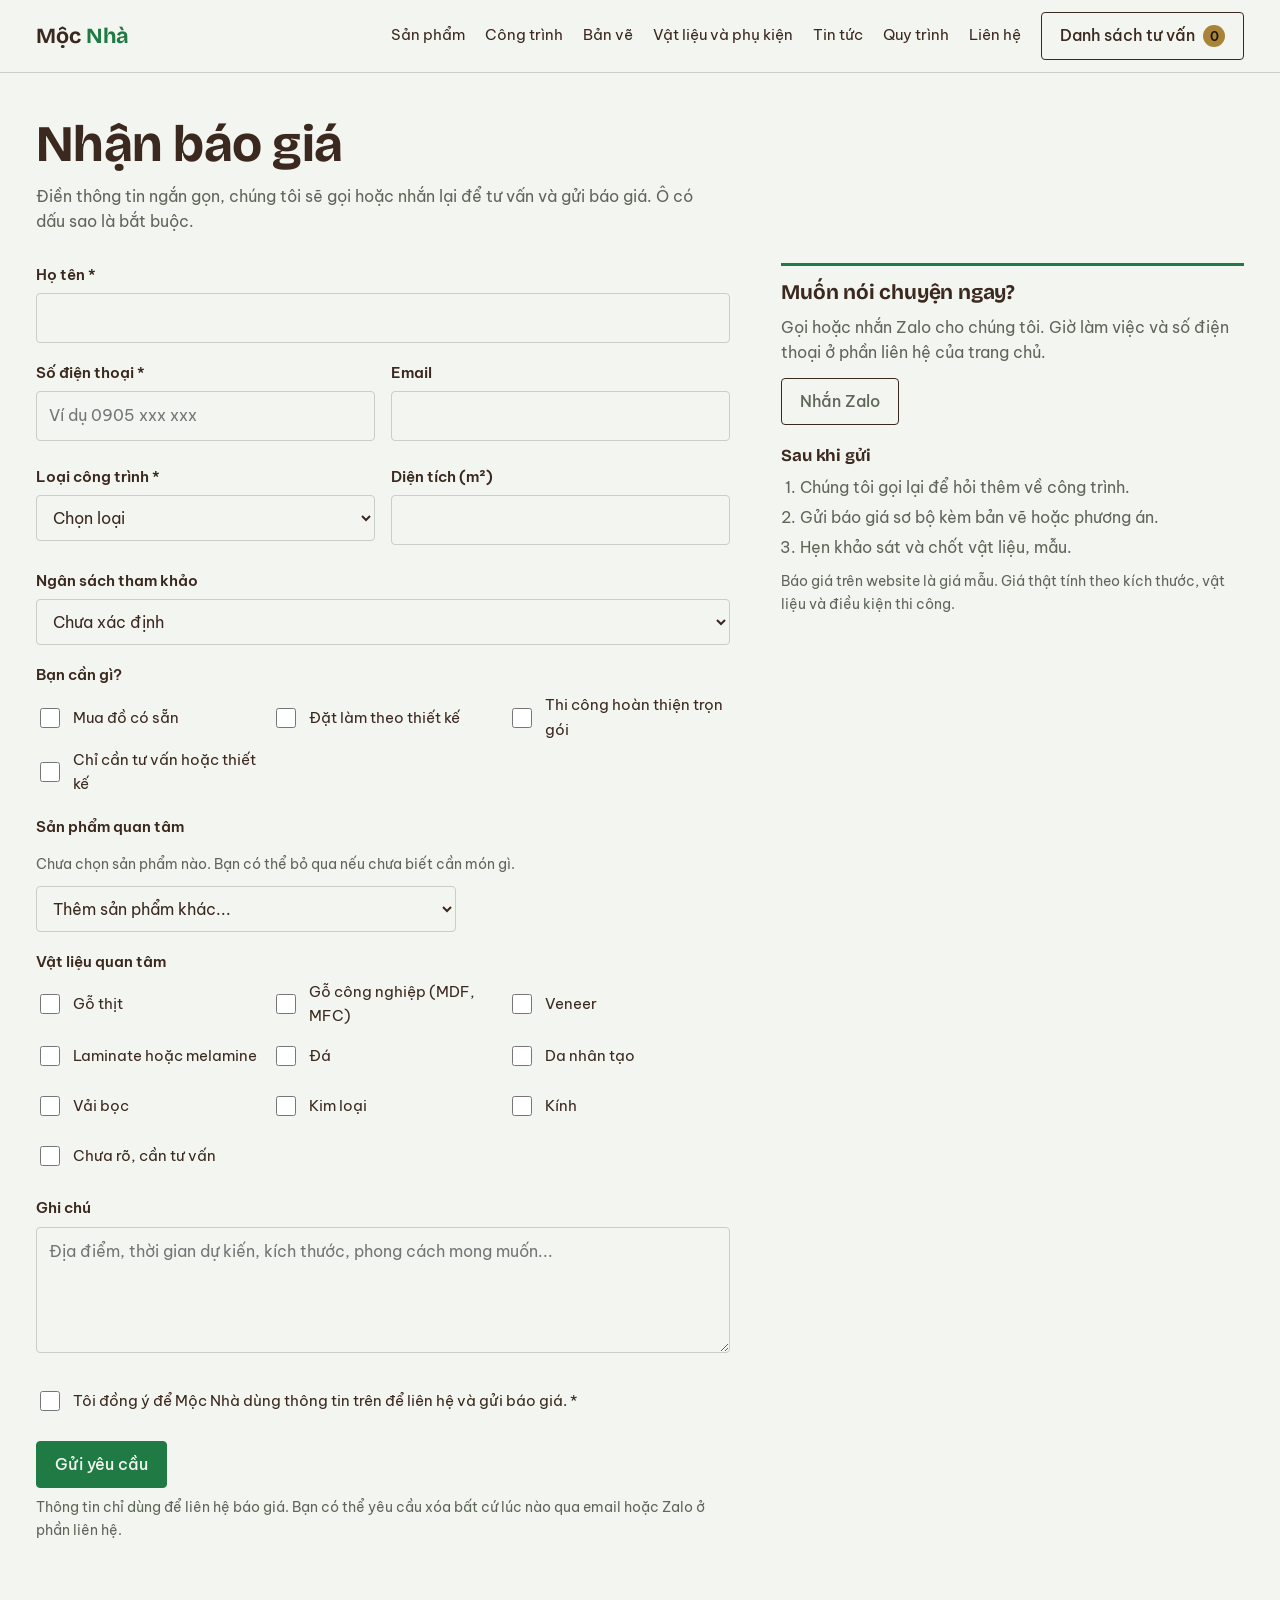
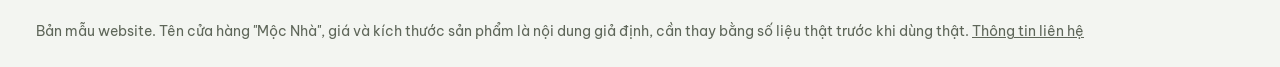
<file: bao-gia.html>
<!doctype html>
<html lang="vi">
<head>
<meta charset="utf-8">
<meta name="viewport" content="width=device-width,initial-scale=1,viewport-fit=cover">
<title>Nhận báo giá nội thất | Mộc Nhà Nội Thất</title>
<meta name="description" content="Gửi yêu cầu báo giá nội thất và thi công hoàn thiện. Mộc Nhà phản hồi qua điện thoại hoặc email.">
<meta name="theme-color" content="#1F7A43">
<meta property="og:type" content="website">
<meta property="og:title" content="Nhận báo giá nội thất | Mộc Nhà Nội Thất">
<meta property="og:description" content="Gửi yêu cầu báo giá nội thất và thi công hoàn thiện. Mộc Nhà phản hồi qua điện thoại hoặc email.">
<link rel="canonical" href="https://nqvdng.github.io/noi-that-shop/bao-gia.html">
<meta property="og:url" content="https://nqvdng.github.io/noi-that-shop/bao-gia.html">
<meta property="og:locale" content="vi_VN">
<meta property="og:site_name" content="Mộc Nhà Nội Thất">
<meta property="og:image" content="https://nqvdng.github.io/noi-that-shop/assets/du-an/tc-01.jpg">
<meta name="twitter:card" content="summary_large_image">
<link rel="icon" href="favicon.svg" type="image/svg+xml">
<link rel="stylesheet" href="https://fonts.googleapis.com/css2?family=Be+Vietnam+Pro:wght@400;500;600&family=Bricolage+Grotesque:opsz,wght@12..96,500;12..96,700&display=swap">
<link rel="stylesheet" href="styles.css">
<link rel="stylesheet" href="bao-gia.css">
</head>
<body>
<header class="top">
  <div class="wrap">
    <a class="brand" href="index.html">Mộc<span> Nhà</span></a>
    <nav class="nav" aria-label="Chính">
      <a href="index.html#san-pham">Sản phẩm</a>
      <a href="index.html#cong-trinh">Công trình</a>
      <a href="index.html#ban-ve">Bản vẽ</a>
      <a href="vat-lieu.html">Vật liệu và phụ kiện</a>
      <a href="index.html#tin-tuc">Tin tức</a>
      <a href="index.html#quy-trinh">Quy trình</a>
      <a href="index.html#lien-he">Liên hệ</a>
    </nav>
    <a class="btn" href="index.html#danh-sach"><span class="t">Danh sách tư vấn</span><span class="count" id="listCount">0</span></a>
  </div>
</header>

<main class="wrap bg-wrap" id="top">
  <div class="bg-head">
    <h1>Nhận báo giá</h1>
    <p>Điền thông tin ngắn gọn, chúng tôi sẽ gọi hoặc nhắn lại để tư vấn và gửi báo giá. Ô có dấu sao là bắt buộc.</p>
  </div>

  <div class="bg-grid">
    <form id="qform" novalidate>
      <div class="err-sum" id="errSum" role="alert" hidden></div>

      <div class="f"><label for="name">Họ tên *</label>
        <input id="name" name="name" type="text" autocomplete="name" maxlength="80" aria-describedby="e-name"><p class="e" id="e-name"></p></div>
      <div class="f2">
        <div class="f"><label for="phone">Số điện thoại *</label>
          <input id="phone" name="phone" type="tel" inputmode="tel" autocomplete="tel" maxlength="20" placeholder="Ví dụ 0905 xxx xxx" aria-describedby="e-phone"><p class="e" id="e-phone"></p></div>
        <div class="f"><label for="email">Email</label>
          <input id="email" name="email" type="email" autocomplete="email" maxlength="120" aria-describedby="e-email"><p class="e" id="e-email"></p></div>
      </div>

      <div class="f2">
        <div class="f"><label for="type">Loại công trình *</label>
          <select id="type" name="type" aria-describedby="e-type">
            <option value="">Chọn loại</option><option>Căn hộ</option><option>Nhà phố</option><option>Biệt thự</option><option>Văn phòng</option><option>Cửa hàng hoặc nhà hàng</option><option>Khách sạn</option><option>Khác</option>
          </select><p class="e" id="e-type"></p></div>
        <div class="f"><label for="area">Diện tích (m²)</label>
          <input id="area" name="area" type="number" inputmode="decimal" min="1" max="100000" step="any" aria-describedby="e-area"><p class="e" id="e-area"></p></div>
      </div>

      <div class="f"><label for="budget">Ngân sách tham khảo</label>
        <select id="budget" name="budget">
          <option value="">Chưa xác định</option><option>Dưới 50 triệu</option><option>50 đến 150 triệu</option><option>150 đến 300 triệu</option><option>300 đến 700 triệu</option><option>Trên 700 triệu</option>
        </select></div>

      <fieldset class="f"><legend>Bạn cần gì?</legend>
        <div class="checks" id="needs"></div></fieldset>

      <fieldset class="f"><legend>Sản phẩm quan tâm</legend>
        <div class="chips" id="picked"></div>
        <div class="addrow"><label class="sr" for="addProd">Thêm sản phẩm</label>
          <select id="addProd"><option value="">Thêm sản phẩm khác...</option></select></div></fieldset>

      <fieldset class="f"><legend>Vật liệu quan tâm</legend>
        <div class="checks" id="mats"></div>
        <p class="hint" id="sampleHint" hidden></p></fieldset>

      <div class="f"><label for="note">Ghi chú</label>
        <textarea id="note" name="note" rows="4" maxlength="1000" placeholder="Địa điểm, thời gian dự kiến, kích thước, phong cách mong muốn..."></textarea></div>

      <div class="hp" aria-hidden="true"><label for="website">Không điền ô này</label><input id="website" name="website" type="text" tabindex="-1" autocomplete="off"></div>

      <div class="f"><label class="check"><input id="agree" name="agree" type="checkbox" aria-describedby="e-agree"><span>Tôi đồng ý để Mộc Nhà dùng thông tin trên để liên hệ và gửi báo giá. *</span></label><p class="e" id="e-agree"></p></div>

      <button class="btn solid" type="submit" id="send">Gửi yêu cầu</button>
      <p class="hint">Thông tin chỉ dùng để liên hệ báo giá. Bạn có thể yêu cầu xóa bất cứ lúc nào qua email hoặc Zalo ở phần liên hệ.</p>
    </form>

    <aside class="bg-side" aria-label="Cách khác để liên hệ">
      <h2>Muốn nói chuyện ngay?</h2>
      <p>Gọi hoặc nhắn Zalo cho chúng tôi. Giờ làm việc và số điện thoại ở phần liên hệ của trang chủ.</p>
      <p><a class="btn" id="zaloSide" href="https://zalo.me/84905006046" target="_blank" rel="noopener">Nhắn Zalo</a></p>
      <h3>Sau khi gửi</h3>
      <ol class="bg-list"><li>Chúng tôi gọi lại để hỏi thêm về công trình.</li><li>Gửi báo giá sơ bộ kèm bản vẽ hoặc phương án.</li><li>Hẹn khảo sát và chốt vật liệu, mẫu.</li></ol>
      <p class="hint">Báo giá trên website là giá mẫu. Giá thật tính theo kích thước, vật liệu và điều kiện thi công.</p>
    </aside>
  </div>

  <section class="bg-done" id="done" hidden aria-live="polite" tabindex="-1">
    <h2 id="doneTitle"></h2>
    <p id="doneText"></p>
    <textarea id="outMsg" readonly aria-label="Nội dung yêu cầu" hidden></textarea>
    <div class="bg-actions">
      <button class="btn solid" type="button" id="copyMsg" hidden>Sao chép nội dung</button>
      <a class="btn" id="zaloBtn" href="#" target="_blank" rel="noopener" hidden>Mở Zalo</a>
      <a class="btn" id="mailBtn" href="#" hidden>Gửi bằng email</a>
      <a class="btn" href="index.html#san-pham">Xem thêm sản phẩm</a>
    </div>
  </section>
</main>

<footer class="wrap">Bản mẫu website. Tên cửa hàng "Mộc Nhà", giá và kích thước sản phẩm là nội dung giả định, cần thay bằng số liệu thật trước khi dùng thật. <a href="index.html#lien-he">Thông tin liên hệ</a></footer>
<div class="toast" id="toast" hidden role="status"></div>

<script src="config.js"></script>
<script src="products.js"></script>
<script src="bao-gia.js"></script>
</body>
</html>
</file>
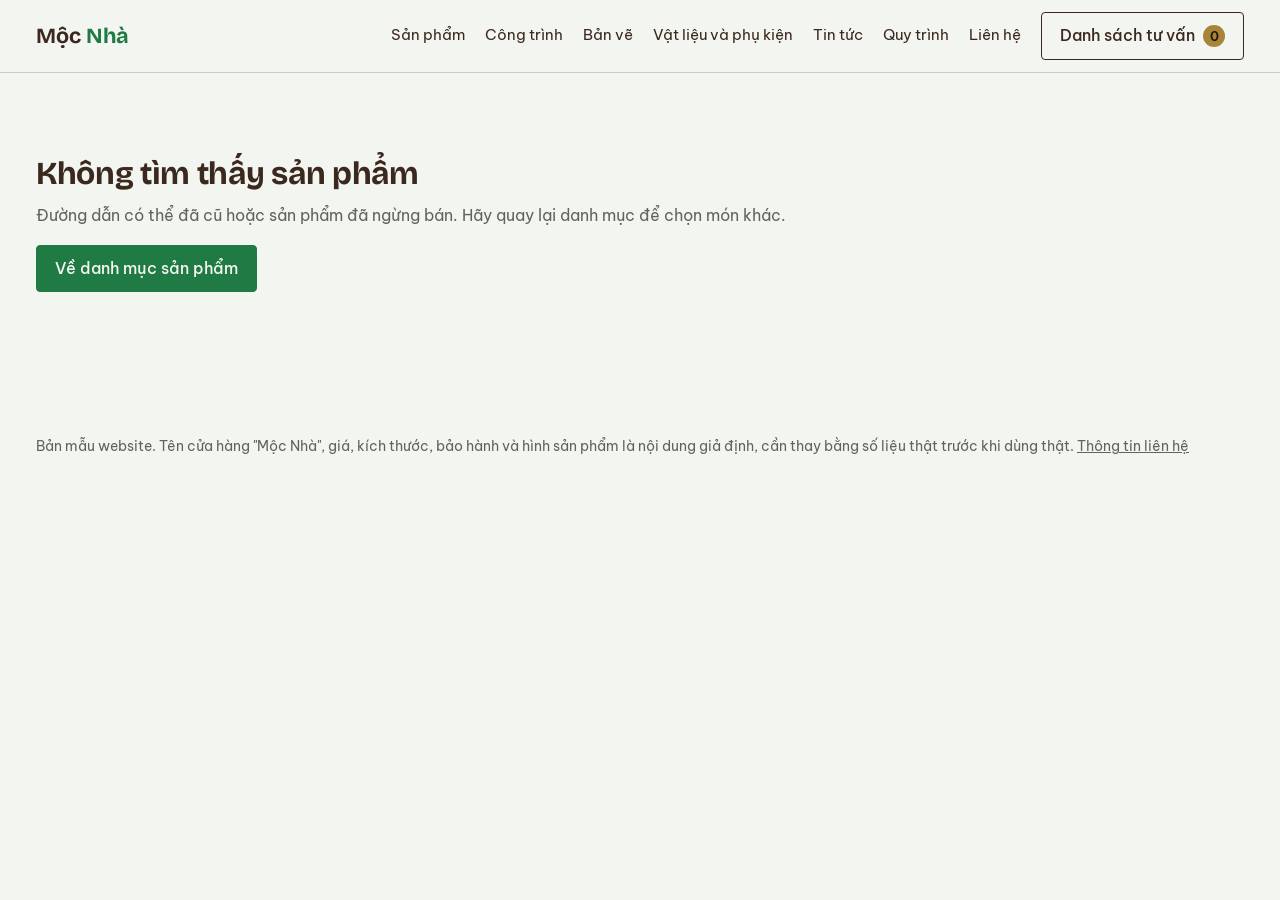
<file: san-pham.html>
<!doctype html>
<html lang="vi">
<head>
<meta charset="utf-8">
<meta name="viewport" content="width=device-width,initial-scale=1,viewport-fit=cover">
<title>Chi tiết sản phẩm | Mộc Nhà Nội Thất</title>
<meta name="description" content="Xem kích thước, vật liệu, màu sắc và bảo hành của sản phẩm nội thất tại Mộc Nhà.">
<meta name="theme-color" content="#1F7A43">
<meta property="og:type" content="product">
<meta property="og:title" content="Chi tiết sản phẩm | Mộc Nhà Nội Thất">
<meta property="og:description" content="Xem kích thước, vật liệu, màu sắc và bảo hành của sản phẩm nội thất tại Mộc Nhà.">
<link rel="canonical" id="canon" href="https://nqvdng.github.io/noi-that-shop/san-pham.html">
<meta property="og:url" id="ogurl" content="https://nqvdng.github.io/noi-that-shop/san-pham.html">
<meta property="og:locale" content="vi_VN">
<meta property="og:site_name" content="Mộc Nhà Nội Thất">
<meta property="og:image" content="https://nqvdng.github.io/noi-that-shop/assets/du-an/tc-01.jpg">
<meta name="twitter:card" content="summary_large_image">
<link rel="icon" href="favicon.svg" type="image/svg+xml">
<link rel="stylesheet" href="https://fonts.googleapis.com/css2?family=Be+Vietnam+Pro:wght@400;500;600&family=Bricolage+Grotesque:opsz,wght@12..96,500;12..96,700&display=swap">
<link rel="stylesheet" href="styles.css">
</head>
<body>
<header class="top">
  <div class="wrap">
    <a class="brand" href="index.html">Mộc<span> Nhà</span></a>
    <nav class="nav" aria-label="Chính">
      <a href="index.html#san-pham">Sản phẩm</a>
      <a href="index.html#cong-trinh">Công trình</a>
      <a href="index.html#ban-ve">Bản vẽ</a>
      <a href="vat-lieu.html">Vật liệu và phụ kiện</a>
      <a href="index.html#tin-tuc">Tin tức</a>
      <a href="index.html#quy-trinh">Quy trình</a>
      <a href="index.html#lien-he">Liên hệ</a>
    </nav>
    <a class="btn" href="index.html#danh-sach"><span class="t">Danh sách tư vấn</span><span class="count" id="listCount">0</span></a>
  </div>
</header>

<main class="wrap pd-wrap" id="top">
  <nav class="crumbs" aria-label="Đường dẫn" id="crumbs"></nav>

  <div id="missing" hidden class="pd-missing">
    <h1>Không tìm thấy sản phẩm</h1>
    <p>Đường dẫn có thể đã cũ hoặc sản phẩm đã ngừng bán. Hãy quay lại danh mục để chọn món khác.</p>
    <p><a class="btn solid" href="index.html#san-pham">Về danh mục sản phẩm</a></p>
  </div>

  <article id="product" hidden>
    <div class="pd">
      <div class="pd-gallery">
        <div class="pd-main" id="pdMain" role="img" aria-live="polite"></div>
        <div class="pd-thumbs" id="pdThumbs" role="group" aria-label="Chọn góc nhìn"></div>
        <p class="pd-note">Hình minh họa vẽ tay bằng SVG, chưa phải ảnh thật của sản phẩm.</p>
      </div>
      <div class="pd-info">
        <p class="pd-room" id="pdRoom"></p>
        <h1 id="pdTitle"></h1>
        <p class="price pd-price" id="pdPrice"></p>
        <p class="pd-desc" id="pdDesc"></p>

        <div class="pd-opt" id="pdFabricBox">
          <h2>Màu phần bọc hoặc phụ: <span id="fabricName"></span></h2>
          <div class="swatches" id="pdFabric" role="group" aria-label="Màu phần bọc hoặc phụ"></div>
        </div>
        <div class="pd-opt">
          <h2>Màu gỗ hoặc khung: <span id="woodName"></span></h2>
          <div class="swatches" id="pdWood" role="group" aria-label="Màu gỗ hoặc khung"></div>
        </div>

        <div class="pd-actions">
          <button class="btn solid" type="button" id="pdAdd">Thêm vào danh sách tư vấn</button>
          <a class="btn" id="pdQuote" href="bao-gia.html">Gửi yêu cầu tư vấn</a>
        </div>
        <p class="pd-small">Giá là giá mẫu, chưa gồm vận chuyển và lắp đặt. Giá thật phụ thuộc kích thước, vật liệu và màu bạn chọn.</p>
      </div>
    </div>

    <div class="pd-cols">
      <section aria-labelledby="hSpec">
        <h2 id="hSpec">Thông số</h2>
        <dl class="spec" id="pdSpec"></dl>
      </section>
      <section aria-labelledby="hMat">
        <h2 id="hMat">Vật liệu và hoàn thiện</h2>
        <p id="pdFinish"></p>
        <ul class="pd-list" id="pdExtra"></ul>
        <p><a href="vat-lieu.html">Xem bảng vật liệu và phụ kiện</a></p>
      </section>
      <section aria-labelledby="hCare">
        <h2 id="hCare">Bảo quản</h2>
        <ul class="pd-list" id="pdCare"></ul>
      </section>
      <section aria-labelledby="hWar">
        <h2 id="hWar">Bảo hành và giao hàng</h2>
        <dl class="spec" id="pdWar"></dl>
      </section>
    </div>

    <section class="pd-rel" aria-labelledby="hRel" id="relBox">
      <h2 id="hRel">Sản phẩm cùng phòng</h2>
      <div class="grid" id="rel"></div>
    </section>
  </article>
</main>

<footer class="wrap">Bản mẫu website. Tên cửa hàng "Mộc Nhà", giá, kích thước, bảo hành và hình sản phẩm là nội dung giả định, cần thay bằng số liệu thật trước khi dùng thật. <a href="index.html#lien-he">Thông tin liên hệ</a></footer>

<div class="toast" id="toast" hidden role="status"></div>

<script src="products.js"></script>
<script src="anh-that.js"></script>
<script src="bao-hanh.js"></script>
<script src="product-details.js"></script>
<script>
(function(){
  var P=window.MN_PRODUCTS,art=window.mnArt,MI=window.MN_MAT_INFO||{},DD=window.MN_DEFAULT_DETAIL||{},DT=window.MN_DETAILS||{};
  var $=function(id){return document.getElementById(id)};
  var vnd=function(n){return n.toLocaleString("vi-VN")+" ₫"};
  var esc=function(s){return String(s).replace(/[&<>"]/g,function(c){return {"&":"&amp;","<":"&lt;",">":"&gt;",'"':"&quot;"}[c]})};

  var id=parseInt(new URLSearchParams(location.search).get("id"),10);
  var p=P.filter(function(x){return x.id===id})[0];

  var list=[];
  try{var s=localStorage.getItem("mocnha-list");if(s)list=JSON.parse(s).filter(function(i){return P.some(function(x){return x.id===i})})}catch(e){}
  function save(){try{localStorage.setItem("mocnha-list",JSON.stringify(list))}catch(e){}}
  function toast(t){var el=$("toast");el.textContent=t;el.hidden=false;clearTimeout(toast.t);toast.t=setTimeout(function(){el.hidden=true},2200)}
  function count(){$("listCount").textContent=list.length}
  count();

  if(!p){$("missing").hidden=false;document.title="Không tìm thấy sản phẩm | Mộc Nhà Nội Thất";return}

  var mi=MI[p.mat]||{},dt=DT[p.id]||{};
  function pick(k){return dt[k]||DD[k]}
  var cur={w:p.w,wood:p.wood,view:0};

  /* ---------- tiêu đề, mô tả cho trang ---------- */
  var desc=p.n+": "+p.d+" "+p.dim+". Giá mẫu từ "+vnd(p.price)+".";
  document.title=p.n+" | Mộc Nhà Nội Thất";
  [["meta[name=description]",desc],["meta[property='og:title']",p.n+" | Mộc Nhà Nội Thất"],["meta[property='og:description']",desc]].forEach(function(a){
    var m=document.querySelector(a[0]);if(m)m.setAttribute("content",a[1]);
  });

  /* canonical riêng cho từng sản phẩm và dữ liệu có cấu trúc (giá là giá mẫu) */
  var url="https://nqvdng.github.io/noi-that-shop/san-pham.html?id="+p.id;
  $("canon").setAttribute("href",url);$("ogurl").setAttribute("content",url);
  var ld=document.createElement("script");ld.type="application/ld+json";
  ld.textContent=JSON.stringify({"@context":"https://schema.org","@type":"Product","name":p.n,"description":p.d+" Kích thước: "+p.dim+". Giá hiển thị là giá mẫu, chưa phải giá bán thật.","sku":"MN-"+String(p.id).padStart(3,"0"),"category":p.room,"material":p.mat,"brand":{"@type":"Brand","name":"Mộc Nhà"},"url":url,"offers":{"@type":"Offer","priceCurrency":"VND","price":String(p.price),"availability":"https://schema.org/PreOrder","url":url}});
  document.head.appendChild(ld);

  /* ---------- hình ---------- */
  var views=[["Mặt trước","front"],["Góc nghiêng","angle"],["Chi tiết vật liệu","detail"]];
  function svg(mode){
    var q={};for(var k in p)q[k]=p[k];q.w=cur.w;q.wood=cur.wood;
    var h=art(q);
    if(mode==="angle"){
      h=h.replace(/(<ellipse cx="200" cy="244"[^>]*\/>)/,'$1<g transform="translate(36 0) skewX(-9) scale(.96 1)">').replace("</svg>","</g></svg>");
    }else if(mode==="detail"){
      h=h.replace('viewBox="0 0 400 300"','viewBox="110 96 180 135"');
    }
    if(mode==="front")h+=window.mnPhoto(p);
    return h;
  }
  function drawViews(){
    $("pdMain").innerHTML=svg(views[cur.view][1]);
    $("pdMain").setAttribute("aria-label",p.n+", "+views[cur.view][0].toLowerCase());
    $("pdThumbs").innerHTML=views.map(function(v,i){
      return '<button type="button" data-view="'+i+'" aria-pressed="'+(cur.view===i)+'" aria-label="'+v[0]+'"><span class="th">'+svg(v[1])+'</span><span>'+v[0]+'</span></button>';
    }).join("");
  }

  /* ---------- màu ---------- */
  function swatches(boxId,arr,key,nameId){
    var box=$(boxId);
    box.innerHTML=arr.map(function(c){
      return '<button type="button" class="sw-btn" data-key="'+key+'" data-c="'+c[1]+'" data-n="'+esc(c[0])+'" aria-pressed="'+(cur[key]===c[1])+'" aria-label="'+esc(c[0])+'" style="--c:'+c[1]+'"></button>';
    }).join("");
    var sel=arr.filter(function(c){return c[1]===cur[key]})[0];
    $(nameId).textContent=sel?sel[0]:"theo mẫu";
  }
  var fabrics=pick("fabrics")||[],woods=(dt.woods||mi.woods||[]);
  function ensure(arr,c,label){return arr.some(function(x){return x[1]===c})?arr:[[label,c]].concat(arr)}
  fabrics=ensure(fabrics,p.w,"Màu mẫu");woods=ensure(woods,p.wood,"Màu mẫu");
  function drawSw(){swatches("pdFabric",fabrics,"w","fabricName");swatches("pdWood",woods,"wood","woodName")}

  /* ---------- nội dung ---------- */
  $("crumbs").innerHTML='<a href="index.html">Trang chủ</a><span aria-hidden="true">/</span><a href="index.html#san-pham">Sản phẩm</a><span aria-hidden="true">/</span><span>'+esc(p.room)+'</span>';
  $("pdRoom").textContent=p.room+" · "+p.mat;
  $("pdTitle").textContent=p.n;
  $("pdPrice").textContent=vnd(p.price)+" (giá mẫu)";
  $("pdDesc").textContent=p.d;
  $("pdQuote").href="bao-gia.html?id="+p.id;
  $("pdSpec").innerHTML='<dt>Kích thước</dt><dd>'+esc(p.dim)+'</dd><dt>Vật liệu chính</dt><dd>'+esc(p.mat)+'</dd><dt>Phòng</dt><dd>'+esc(p.room)+'</dd><dt>Mã sản phẩm</dt><dd>MN-'+String(p.id).padStart(3,"0")+'</dd>'+(p.src?'<dt>Nguồn ý tưởng</dt><dd>'+esc(p.src)+'</dd>':"");
  $("pdFinish").textContent=mi.finish||"Hoàn thiện theo mẫu vật liệu bạn chọn khi đặt.";
  $("pdExtra").innerHTML=(dt.extra||[]).map(function(t){return "<li>"+esc(t)+"</li>"}).join("");
  $("pdCare").innerHTML=(mi.care||["Lau khăn khô hoặc hơi ẩm, tránh hóa chất tẩy mạnh."]).map(function(t){return "<li>"+esc(t)+"</li>"}).join("");
  $("pdWar").innerHTML='<dt>Bảo hành</dt><dd>'+esc(dt.warranty||(window.mnWarranty(p.kind)+" tháng cho khung và mối ghép (mẫu)"))+'</dd><dt>Thời gian làm</dt><dd>'+esc(pick("lead"))+'</dd><dt>Giao và lắp</dt><dd>'+esc(pick("delivery"))+'</dd>';
  /* sản phẩm không có phần bọc thì vẫn cho chọn màu phụ, nên không ẩn ô màu */

  var rel=P.filter(function(x){return x.room===p.room&&x.id!==p.id}).slice(0,4);
  if(rel.length<4)rel=rel.concat(P.filter(function(x){return x.room!==p.room&&x.mat===p.mat&&x.id!==p.id}).slice(0,4-rel.length));
  $("rel").innerHTML=rel.map(function(x){
    return '<article class="card"><a class="pic" href="san-pham.html?id='+x.id+'" aria-label="Xem '+esc(x.n)+'">'+art(x)+window.mnPhoto(x)+'</a><div><h3><a href="san-pham.html?id='+x.id+'">'+esc(x.n)+'</a></h3><div class="meta">'+esc(x.room)+' · '+esc(x.mat)+'</div></div><div class="row"><span class="price">'+vnd(x.price)+'</span></div></article>';
  }).join("");
  if(!rel.length)$("relBox").hidden=true;

  function addLabel(){$("pdAdd").textContent=list.indexOf(p.id)>-1?"Bỏ khỏi danh sách tư vấn":"Thêm vào danh sách tư vấn"}
  $("pdAdd").addEventListener("click",function(){
    var i=list.indexOf(p.id);
    if(i>-1){list.splice(i,1);toast("Đã bỏ khỏi danh sách")}else{list.push(p.id);toast("Đã thêm vào danh sách tư vấn")}
    save();count();addLabel();
  });
  document.addEventListener("click",function(e){
    var b=e.target.closest("button");if(!b)return;
    if(b.dataset.view!==undefined){cur.view=+b.dataset.view;drawViews()}
    else if(b.dataset.key){cur[b.dataset.key]=b.dataset.c;drawViews();drawSw()}
  });

  $("product").hidden=false;
  drawViews();drawSw();addLabel();
})();
</script>
</body>
</html>
</file>
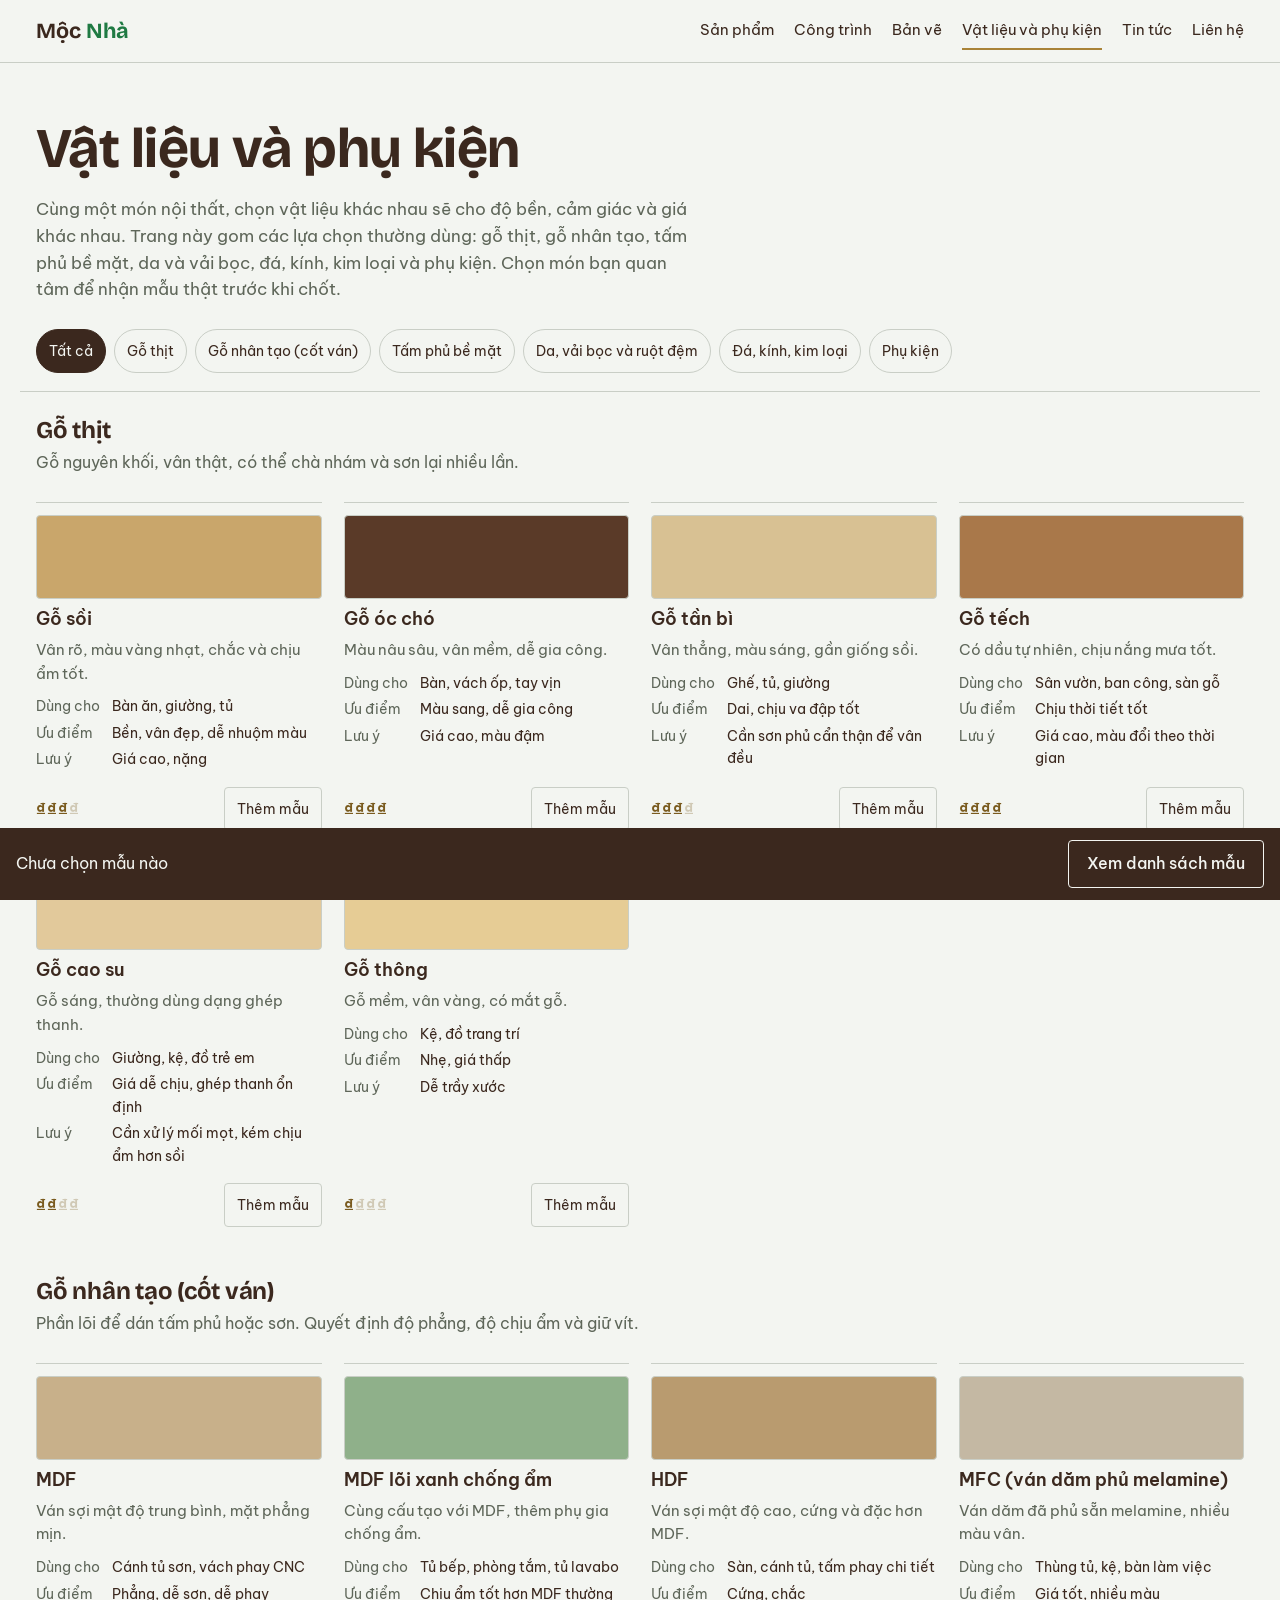
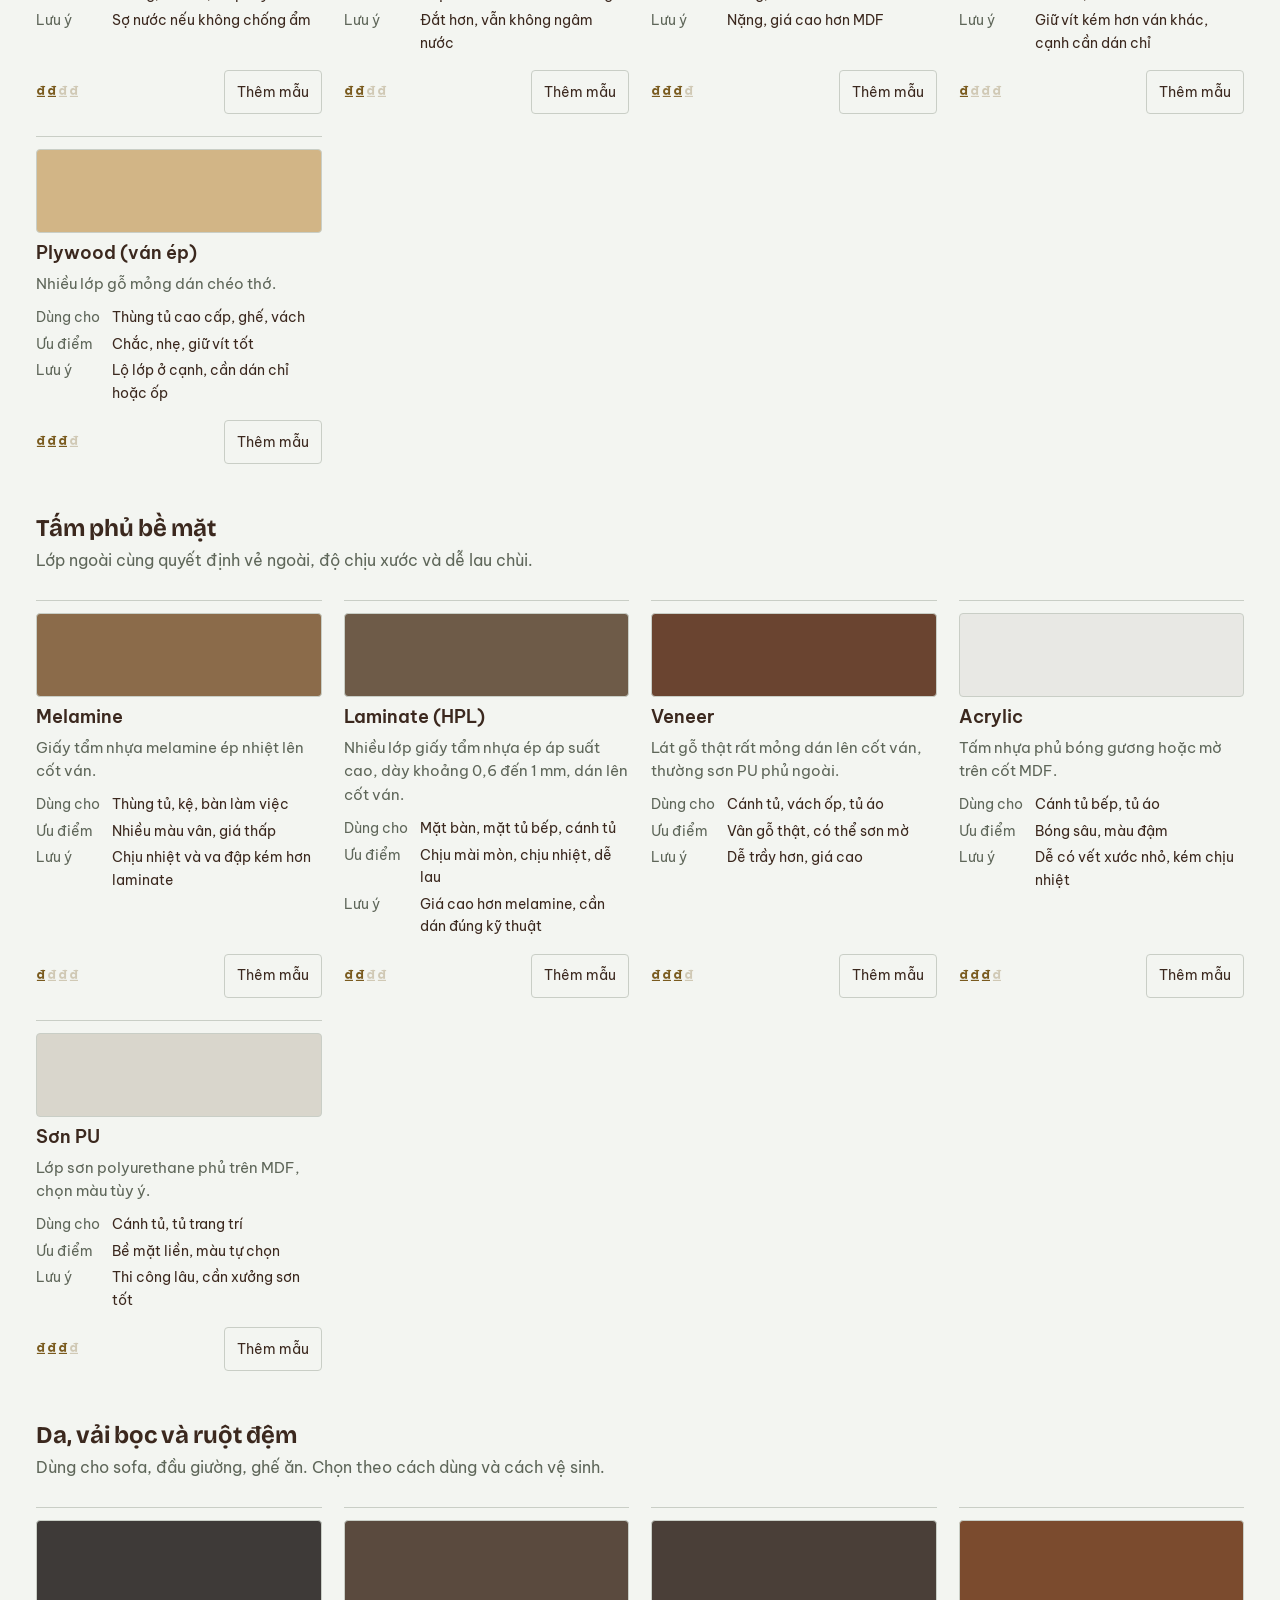
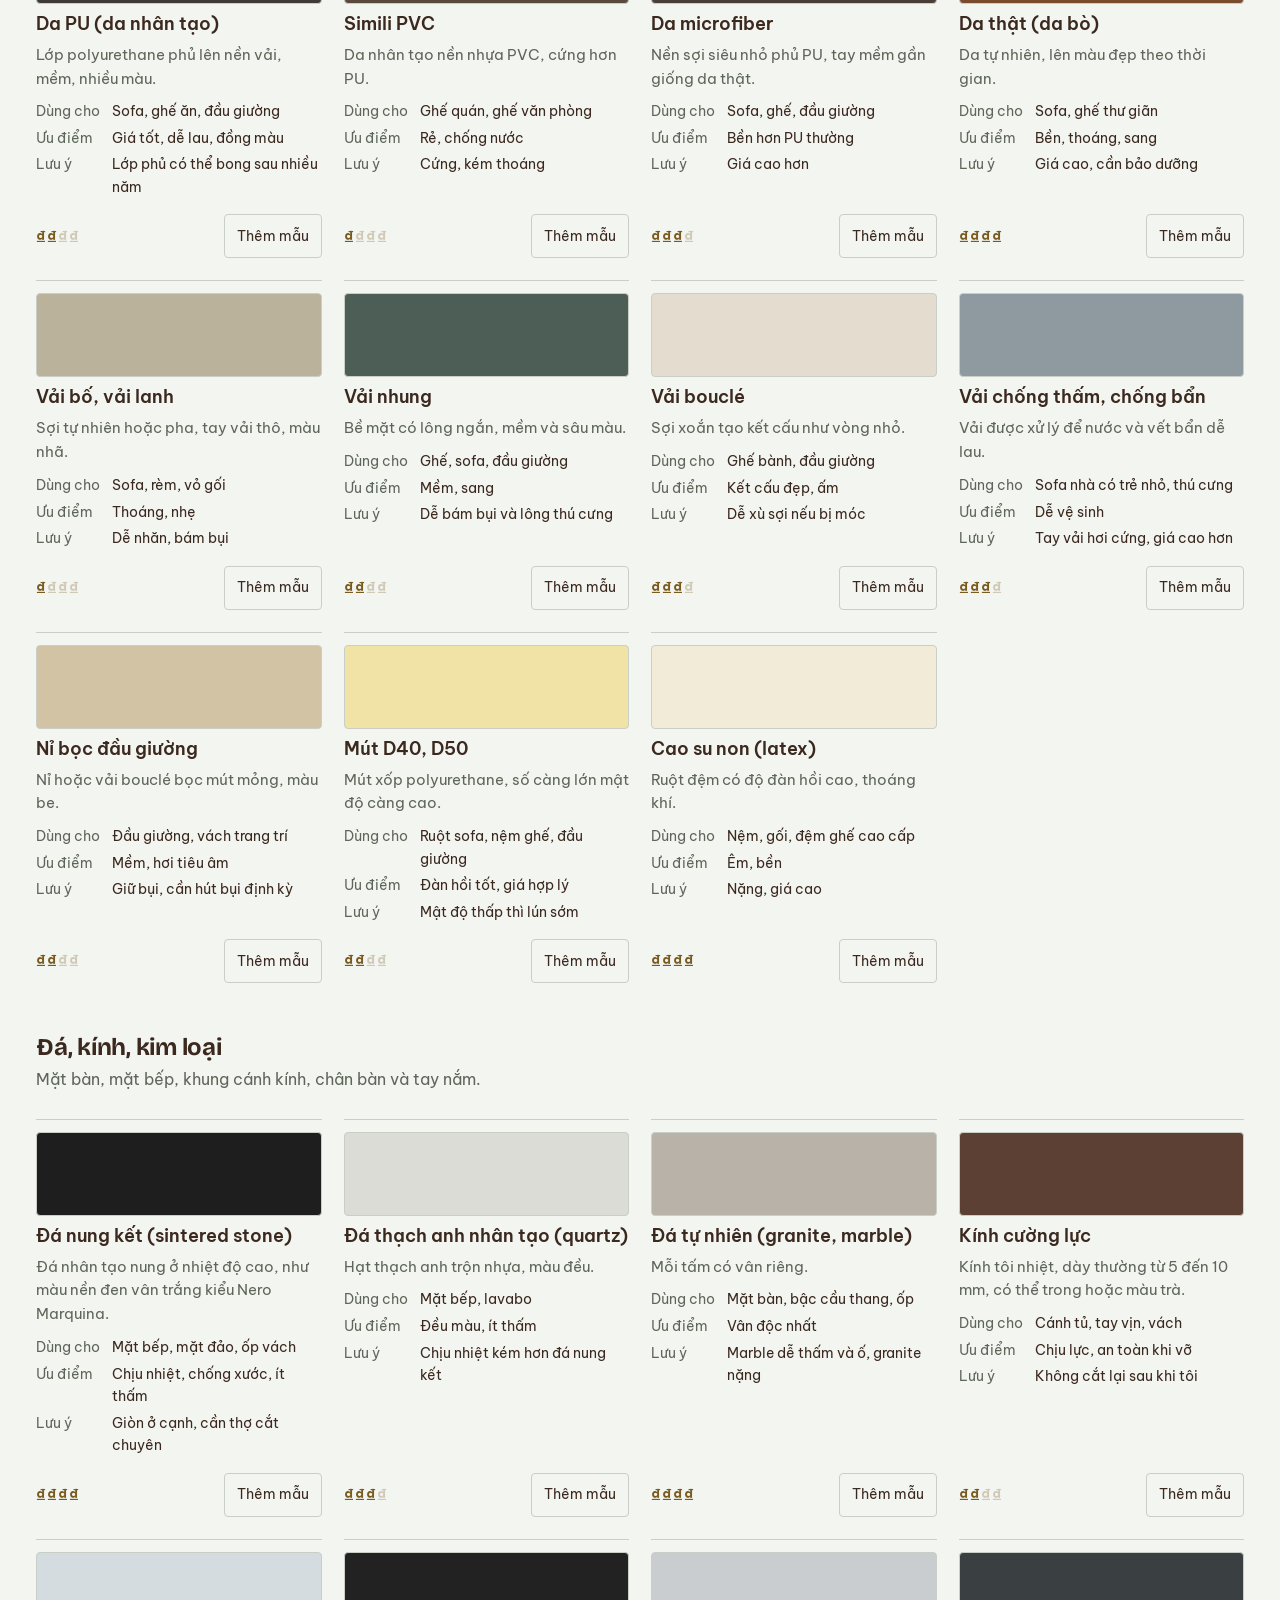
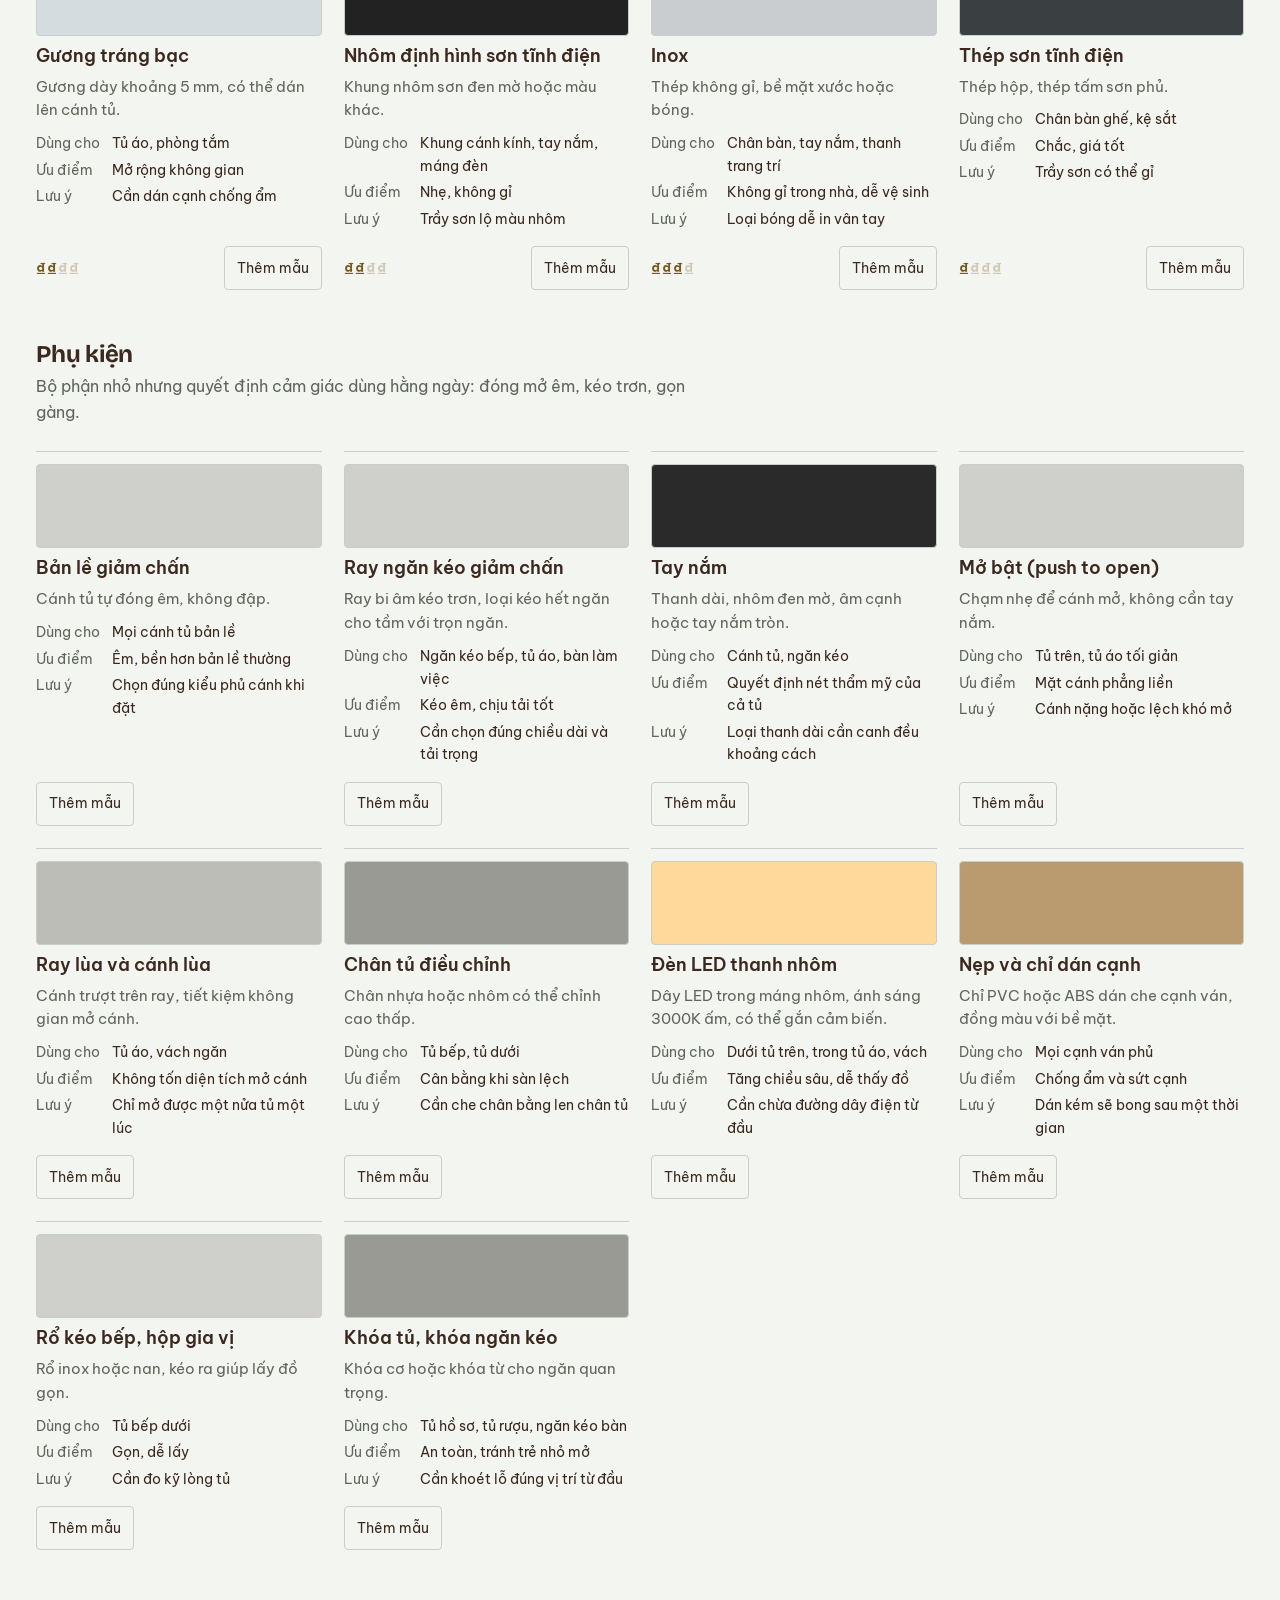
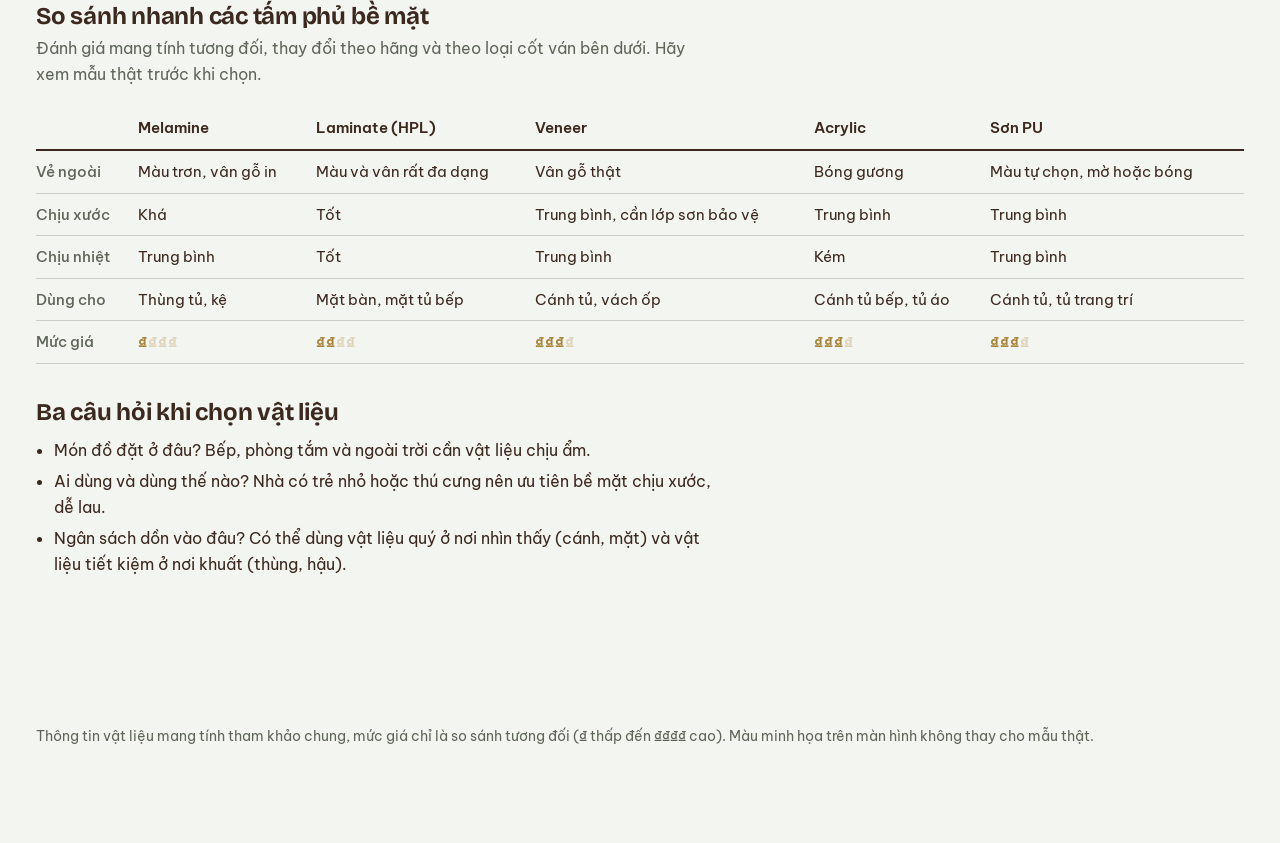
<file: vat-lieu.html>
<!doctype html>
<html lang="vi">
<head>
<meta charset="utf-8">
<meta name="viewport" content="width=device-width,initial-scale=1,viewport-fit=cover">
<title>Vật liệu và phụ kiện | Mộc Nhà Nội Thất</title>
<meta name="description" content="Cẩm nang vật liệu nội thất: gỗ thịt, gỗ nhân tạo, tấm phủ, da và vải bọc, đá, kính, kim loại và phụ kiện. Chọn mẫu để nhận mẫu thật trước khi chốt.">
<meta name="theme-color" content="#1F7A43">
<link rel="canonical" href="https://nqvdng.github.io/noi-that-shop/vat-lieu.html">
<meta property="og:url" content="https://nqvdng.github.io/noi-that-shop/vat-lieu.html">
<meta property="og:locale" content="vi_VN">
<meta property="og:site_name" content="Mộc Nhà Nội Thất">
<meta property="og:image" content="https://nqvdng.github.io/noi-that-shop/assets/du-an/tc-01.jpg">
<meta name="twitter:card" content="summary_large_image">
<meta property="og:type" content="website">
<meta property="og:title" content="Vật liệu và phụ kiện | Mộc Nhà Nội Thất">
<meta property="og:description" content="Cẩm nang vật liệu nội thất: gỗ thịt, gỗ nhân tạo, tấm phủ, da và vải bọc, đá, kính, kim loại và phụ kiện. Chọn mẫu để nhận mẫu thật trước khi chốt.">
<link rel="icon" href="favicon.svg" type="image/svg+xml">
<link rel="stylesheet" href="https://fonts.googleapis.com/css2?family=Be+Vietnam+Pro:wght@400;500;600&family=Bricolage+Grotesque:opsz,wght@12..96,500;12..96,700&display=swap">
<link rel="stylesheet" href="styles.css">
<style>
.vl-hero{padding-block:clamp(28px,5vw,56px) 8px}
.vl-hero h1{font-size:clamp(2rem,4.6vw,3.5rem);max-width:20ch}
.vl-hero p{margin-top:16px;max-width:60ch;color:var(--muted);font-size:1.05rem}
.bar{display:flex;gap:10px;flex-wrap:wrap;align-items:center;padding-block:18px;position:sticky;top:calc(env(safe-area-inset-top,0px) + 58px);background:var(--paper);z-index:5;border-bottom:1px solid var(--line)}
.bar .chips{flex:1;min-width:0}
.mgrid{display:grid;grid-template-columns:repeat(auto-fill,minmax(260px,1fr));gap:22px;padding-block:26px}
.mcard{display:flex;flex-direction:column;gap:10px;min-width:0;border-top:1px solid var(--line);padding-top:12px}
.sw{height:84px;border-radius:4px;border:1px solid var(--line)}
.mcard h3{font-size:1.1rem;font-family:var(--font-body);font-weight:600;letter-spacing:0}
.mcard p{color:var(--muted);font-size:.93rem}
.mcard dl{display:grid;grid-template-columns:auto 1fr;gap:4px 12px;margin:0;font-size:.88rem}
.mcard dt{color:var(--muted)}
.mcard dd{margin:0}
.mcard .row{display:flex;justify-content:space-between;align-items:center;gap:10px;margin-top:auto;padding-top:6px}
.lvl{letter-spacing:1px;color:var(--brass);font-weight:600}
.lvl i{font-style:normal;opacity:.28}
.gtitle{padding-top:26px;font-size:1.5rem}
.gdesc{color:var(--muted);max-width:62ch;margin-top:6px}
.cmp{overflow-x:auto;margin-block:20px 12px}
.cmp table{border-collapse:collapse;min-width:640px;width:100%;font-size:.92rem}
.cmp th,.cmp td{text-align:left;padding:9px 12px 9px 0;border-bottom:1px solid var(--line);vertical-align:top}
.cmp th{font-weight:600}
.cmp thead th{border-bottom:2px solid var(--walnut)}
.cmp tbody th{color:var(--muted);font-weight:500;white-space:nowrap}
.sampbar{position:fixed;left:0;right:0;bottom:0;background:var(--walnut);color:var(--paper);z-index:15;padding-block:12px calc(12px + env(safe-area-inset-bottom,0px));padding-left:max(16px,env(safe-area-inset-left,0px));padding-right:max(16px,env(safe-area-inset-right,0px));display:flex;gap:14px;align-items:center;justify-content:space-between;flex-wrap:wrap}
.sampbar .btn{border-color:var(--paper);color:var(--paper)}
.sampbar .btn:hover{background:var(--paper);color:var(--walnut)}
.pad-b{height:84px}
</style>
</head>
<body>

<header class="top">
  <div class="wrap">
    <a class="brand" href="index.html">Mộc<span> Nhà</span></a>
    <nav class="nav" aria-label="Chính">
      <a href="index.html#san-pham">Sản phẩm</a>
      <a href="index.html#cong-trinh">Công trình</a>
      <a href="index.html#ban-ve">Bản vẽ</a>
      <a href="vat-lieu.html" aria-current="page" style="border-color:var(--brass)">Vật liệu và phụ kiện</a>
      <a href="index.html#tin-tuc">Tin tức</a>
      <a href="index.html#lien-he">Liên hệ</a>
    </nav>
  </div>
</header>

<main>
  <section class="wrap vl-hero">
    <h1>Vật liệu và phụ kiện</h1>
    <p>Cùng một món nội thất, chọn vật liệu khác nhau sẽ cho độ bền, cảm giác và giá khác nhau. Trang này gom các lựa chọn thường dùng: gỗ thịt, gỗ nhân tạo, tấm phủ bề mặt, da và vải bọc, đá, kính, kim loại và phụ kiện. Chọn món bạn quan tâm để nhận mẫu thật trước khi chốt.</p>
  </section>

  <div class="wrap bar" role="toolbar" aria-label="Lọc theo nhóm">
    <div class="chips" id="gchips"></div>
  </div>

  <div class="wrap" id="catalog"></div>

  <section class="wrap" style="padding-block:20px 8px" id="so-sanh">
    <h2 class="gtitle" style="padding-top:8px">So sánh nhanh các tấm phủ bề mặt</h2>
    <p class="gdesc">Đánh giá mang tính tương đối, thay đổi theo hãng và theo loại cốt ván bên dưới. Hãy xem mẫu thật trước khi chọn.</p>
    <div class="cmp"><table>
      <thead><tr><th></th><th>Melamine</th><th>Laminate (HPL)</th><th>Veneer</th><th>Acrylic</th><th>Sơn PU</th></tr></thead>
      <tbody>
        <tr><th>Vẻ ngoài</th><td>Màu trơn, vân gỗ in</td><td>Màu và vân rất đa dạng</td><td>Vân gỗ thật</td><td>Bóng gương</td><td>Màu tự chọn, mờ hoặc bóng</td></tr>
        <tr><th>Chịu xước</th><td>Khá</td><td>Tốt</td><td>Trung bình, cần lớp sơn bảo vệ</td><td>Trung bình</td><td>Trung bình</td></tr>
        <tr><th>Chịu nhiệt</th><td>Trung bình</td><td>Tốt</td><td>Trung bình</td><td>Kém</td><td>Trung bình</td></tr>
        <tr><th>Dùng cho</th><td>Thùng tủ, kệ</td><td>Mặt bàn, mặt tủ bếp</td><td>Cánh tủ, vách ốp</td><td>Cánh tủ bếp, tủ áo</td><td>Cánh tủ, tủ trang trí</td></tr>
        <tr><th>Mức giá</th><td><span class="lvl">₫<i>₫₫₫</i></span></td><td><span class="lvl">₫₫<i>₫₫</i></span></td><td><span class="lvl">₫₫₫<i>₫</i></span></td><td><span class="lvl">₫₫₫<i>₫</i></span></td><td><span class="lvl">₫₫₫<i>₫</i></span></td></tr>
      </tbody>
    </table></div>
  </section>

  <section class="wrap" style="padding-block:8px 40px">
    <h2 class="gtitle" style="padding-top:8px">Ba câu hỏi khi chọn vật liệu</h2>
    <ul class="plain" style="max-width:62ch;margin-top:12px">
      <li>Món đồ đặt ở đâu? Bếp, phòng tắm và ngoài trời cần vật liệu chịu ẩm.</li>
      <li>Ai dùng và dùng thế nào? Nhà có trẻ nhỏ hoặc thú cưng nên ưu tiên bề mặt chịu xước, dễ lau.</li>
      <li>Ngân sách dồn vào đâu? Có thể dùng vật liệu quý ở nơi nhìn thấy (cánh, mặt) và vật liệu tiết kiệm ở nơi khuất (thùng, hậu).</li>
    </ul>
  </section>
  <div class="pad-b"></div>
</main>

<div class="sampbar" id="sampbar">
  <span id="sampTxt">Chưa chọn mẫu nào</span>
  <button class="btn" type="button" id="openSamp">Xem danh sách mẫu</button>
</div>

<div class="ov drawer" id="drawer" hidden role="dialog" aria-modal="true" aria-labelledby="lTitle">
  <div class="sheet">
    <button class="x" type="button" data-close style="float:right">Đóng</button>
    <h2 id="lTitle" style="font-size:1.4rem">Danh sách mẫu cần nhận</h2>
    <ul id="listItems"></ul>
    <label for="addr" style="display:block;margin:12px 0 6px;font-size:.9rem;color:var(--muted)">Tên, số điện thoại và địa chỉ nhận mẫu</label>
    <input id="addr" type="text" autocomplete="off" style="width:100%;font:inherit;padding:8px 10px;border:1px solid var(--line);border-radius:4px;background:var(--paper);color:var(--walnut)">
    <label for="msg" style="display:block;margin:12px 0 6px;font-size:.9rem;color:var(--muted)">Nội dung để gửi qua Zalo hoặc email</label>
    <textarea id="msg" readonly></textarea>
    <div style="display:flex;gap:10px;margin-top:12px;flex-wrap:wrap">
      <button class="btn solid" type="button" id="copyMsg">Sao chép nội dung</button>
      <a class="btn" href="https://zalo.me/84905006046" target="_blank" rel="noopener">Mở Zalo</a>
      <button class="btn" type="button" id="clearList">Xóa danh sách</button>
    </div>
    <p style="margin-top:12px;color:var(--muted);font-size:.85rem">Sao chép nội dung rồi dán vào Zalo hoặc email gửi cho đội tư vấn. Trang này chưa tự gửi thông tin.</p>
  </div>
</div>
<div class="toast" id="toast" hidden role="status"></div>

<footer class="wrap" style="padding-bottom:96px">Thông tin vật liệu mang tính tham khảo chung, mức giá chỉ là so sánh tương đối (₫ thấp đến ₫₫₫₫ cao). Màu minh họa trên màn hình không thay cho mẫu thật.</footer>

<script>
(function(){
  var G=[
    {id:"go",n:"Gỗ thịt",d:"Gỗ nguyên khối, vân thật, có thể chà nhám và sơn lại nhiều lần."},
    {id:"nt",n:"Gỗ nhân tạo (cốt ván)",d:"Phần lõi để dán tấm phủ hoặc sơn. Quyết định độ phẳng, độ chịu ẩm và giữ vít."},
    {id:"tp",n:"Tấm phủ bề mặt",d:"Lớp ngoài cùng quyết định vẻ ngoài, độ chịu xước và dễ lau chùi."},
    {id:"dv",n:"Da, vải bọc và ruột đệm",d:"Dùng cho sofa, đầu giường, ghế ăn. Chọn theo cách dùng và cách vệ sinh."},
    {id:"dk",n:"Đá, kính, kim loại",d:"Mặt bàn, mặt bếp, khung cánh kính, chân bàn và tay nắm."},
    {id:"pk",n:"Phụ kiện",d:"Bộ phận nhỏ nhưng quyết định cảm giác dùng hằng ngày: đóng mở êm, kéo trơn, gọn gàng."}
  ];
  var M=[
    {g:"go",n:"Gỗ sồi",c:"#C9A66B",d:"Vân rõ, màu vàng nhạt, chắc và chịu ẩm tốt.",use:"Bàn ăn, giường, tủ",up:"Bền, vân đẹp, dễ nhuộm màu",dn:"Giá cao, nặng",p:3},
    {g:"go",n:"Gỗ óc chó",c:"#5A3A28",d:"Màu nâu sâu, vân mềm, dễ gia công.",use:"Bàn, vách ốp, tay vịn",up:"Màu sang, dễ gia công",dn:"Giá cao, màu đậm",p:4},
    {g:"go",n:"Gỗ tần bì",c:"#D8C193",d:"Vân thẳng, màu sáng, gần giống sồi.",use:"Ghế, tủ, giường",up:"Dai, chịu va đập tốt",dn:"Cần sơn phủ cẩn thận để vân đều",p:3},
    {g:"go",n:"Gỗ tếch",c:"#A9784A",d:"Có dầu tự nhiên, chịu nắng mưa tốt.",use:"Sân vườn, ban công, sàn gỗ",up:"Chịu thời tiết tốt",dn:"Giá cao, màu đổi theo thời gian",p:4},
    {g:"go",n:"Gỗ cao su",c:"#E2C99B",d:"Gỗ sáng, thường dùng dạng ghép thanh.",use:"Giường, kệ, đồ trẻ em",up:"Giá dễ chịu, ghép thanh ổn định",dn:"Cần xử lý mối mọt, kém chịu ẩm hơn sồi",p:2},
    {g:"go",n:"Gỗ thông",c:"#E6CC95",d:"Gỗ mềm, vân vàng, có mắt gỗ.",use:"Kệ, đồ trang trí",up:"Nhẹ, giá thấp",dn:"Dễ trầy xước",p:1},

    {g:"nt",n:"MDF",c:"#C8B08A",d:"Ván sợi mật độ trung bình, mặt phẳng mịn.",use:"Cánh tủ sơn, vách phay CNC",up:"Phẳng, dễ sơn, dễ phay",dn:"Sợ nước nếu không chống ẩm",p:2},
    {g:"nt",n:"MDF lõi xanh chống ẩm",c:"#8FB08A",d:"Cùng cấu tạo với MDF, thêm phụ gia chống ẩm.",use:"Tủ bếp, phòng tắm, tủ lavabo",up:"Chịu ẩm tốt hơn MDF thường",dn:"Đắt hơn, vẫn không ngâm nước",p:2},
    {g:"nt",n:"HDF",c:"#B99B6F",d:"Ván sợi mật độ cao, cứng và đặc hơn MDF.",use:"Sàn, cánh tủ, tấm phay chi tiết",up:"Cứng, chắc",dn:"Nặng, giá cao hơn MDF",p:3},
    {g:"nt",n:"MFC (ván dăm phủ melamine)",c:"#C4B8A3",d:"Ván dăm đã phủ sẵn melamine, nhiều màu vân.",use:"Thùng tủ, kệ, bàn làm việc",up:"Giá tốt, nhiều màu",dn:"Giữ vít kém hơn ván khác, cạnh cần dán chỉ",p:1},
    {g:"nt",n:"Plywood (ván ép)",c:"#D2B586",d:"Nhiều lớp gỗ mỏng dán chéo thớ.",use:"Thùng tủ cao cấp, ghế, vách",up:"Chắc, nhẹ, giữ vít tốt",dn:"Lộ lớp ở cạnh, cần dán chỉ hoặc ốp",p:3},

    {g:"tp",n:"Melamine",c:"#8B6B4A",d:"Giấy tẩm nhựa melamine ép nhiệt lên cốt ván.",use:"Thùng tủ, kệ, bàn làm việc",up:"Nhiều màu vân, giá thấp",dn:"Chịu nhiệt và va đập kém hơn laminate",p:1},
    {g:"tp",n:"Laminate (HPL)",c:"#6E5B48",d:"Nhiều lớp giấy tẩm nhựa ép áp suất cao, dày khoảng 0,6 đến 1 mm, dán lên cốt ván.",use:"Mặt bàn, mặt tủ bếp, cánh tủ",up:"Chịu mài mòn, chịu nhiệt, dễ lau",dn:"Giá cao hơn melamine, cần dán đúng kỹ thuật",p:2},
    {g:"tp",n:"Veneer",c:"#6A4430",d:"Lát gỗ thật rất mỏng dán lên cốt ván, thường sơn PU phủ ngoài.",use:"Cánh tủ, vách ốp, tủ áo",up:"Vân gỗ thật, có thể sơn mờ",dn:"Dễ trầy hơn, giá cao",p:3},
    {g:"tp",n:"Acrylic",c:"#E8E8E4",d:"Tấm nhựa phủ bóng gương hoặc mờ trên cốt MDF.",use:"Cánh tủ bếp, tủ áo",up:"Bóng sâu, màu đậm",dn:"Dễ có vết xước nhỏ, kém chịu nhiệt",p:3},
    {g:"tp",n:"Sơn PU",c:"#D9D6CC",d:"Lớp sơn polyurethane phủ trên MDF, chọn màu tùy ý.",use:"Cánh tủ, tủ trang trí",up:"Bề mặt liền, màu tự chọn",dn:"Thi công lâu, cần xưởng sơn tốt",p:3},

    {g:"dv",n:"Da PU (da nhân tạo)",c:"#3E3A38",d:"Lớp polyurethane phủ lên nền vải, mềm, nhiều màu.",use:"Sofa, ghế ăn, đầu giường",up:"Giá tốt, dễ lau, đồng màu",dn:"Lớp phủ có thể bong sau nhiều năm",p:2},
    {g:"dv",n:"Simili PVC",c:"#5A4A3E",d:"Da nhân tạo nền nhựa PVC, cứng hơn PU.",use:"Ghế quán, ghế văn phòng",up:"Rẻ, chống nước",dn:"Cứng, kém thoáng",p:1},
    {g:"dv",n:"Da microfiber",c:"#4A3F38",d:"Nền sợi siêu nhỏ phủ PU, tay mềm gần giống da thật.",use:"Sofa, ghế, đầu giường",up:"Bền hơn PU thường",dn:"Giá cao hơn",p:3},
    {g:"dv",n:"Da thật (da bò)",c:"#7B4B2E",d:"Da tự nhiên, lên màu đẹp theo thời gian.",use:"Sofa, ghế thư giãn",up:"Bền, thoáng, sang",dn:"Giá cao, cần bảo dưỡng",p:4},
    {g:"dv",n:"Vải bố, vải lanh",c:"#BBB29C",d:"Sợi tự nhiên hoặc pha, tay vải thô, màu nhã.",use:"Sofa, rèm, vỏ gối",up:"Thoáng, nhẹ",dn:"Dễ nhăn, bám bụi",p:1},
    {g:"dv",n:"Vải nhung",c:"#4D5E57",d:"Bề mặt có lông ngắn, mềm và sâu màu.",use:"Ghế, sofa, đầu giường",up:"Mềm, sang",dn:"Dễ bám bụi và lông thú cưng",p:2},
    {g:"dv",n:"Vải bouclé",c:"#E4DDCF",d:"Sợi xoắn tạo kết cấu như vòng nhỏ.",use:"Ghế bành, đầu giường",up:"Kết cấu đẹp, ấm",dn:"Dễ xù sợi nếu bị móc",p:3},
    {g:"dv",n:"Vải chống thấm, chống bẩn",c:"#8E9AA0",d:"Vải được xử lý để nước và vết bẩn dễ lau.",use:"Sofa nhà có trẻ nhỏ, thú cưng",up:"Dễ vệ sinh",dn:"Tay vải hơi cứng, giá cao hơn",p:3},
    {g:"dv",n:"Nỉ bọc đầu giường",c:"#D3C3A5",d:"Nỉ hoặc vải bouclé bọc mút mỏng, màu be.",use:"Đầu giường, vách trang trí",up:"Mềm, hơi tiêu âm",dn:"Giữ bụi, cần hút bụi định kỳ",p:2},
    {g:"dv",n:"Mút D40, D50",c:"#F0E3A5",d:"Mút xốp polyurethane, số càng lớn mật độ càng cao.",use:"Ruột sofa, nệm ghế, đầu giường",up:"Đàn hồi tốt, giá hợp lý",dn:"Mật độ thấp thì lún sớm",p:2},
    {g:"dv",n:"Cao su non (latex)",c:"#F2EBD8",d:"Ruột đệm có độ đàn hồi cao, thoáng khí.",use:"Nệm, gối, đệm ghế cao cấp",up:"Êm, bền",dn:"Nặng, giá cao",p:4},

    {g:"dk",n:"Đá nung kết (sintered stone)",c:"#1E1E1F",d:"Đá nhân tạo nung ở nhiệt độ cao, như màu nền đen vân trắng kiểu Nero Marquina.",use:"Mặt bếp, mặt đảo, ốp vách",up:"Chịu nhiệt, chống xước, ít thấm",dn:"Giòn ở cạnh, cần thợ cắt chuyên",p:4},
    {g:"dk",n:"Đá thạch anh nhân tạo (quartz)",c:"#DCDCD6",d:"Hạt thạch anh trộn nhựa, màu đều.",use:"Mặt bếp, lavabo",up:"Đều màu, ít thấm",dn:"Chịu nhiệt kém hơn đá nung kết",p:3},
    {g:"dk",n:"Đá tự nhiên (granite, marble)",c:"#B8B2A8",d:"Mỗi tấm có vân riêng.",use:"Mặt bàn, bậc cầu thang, ốp",up:"Vân độc nhất",dn:"Marble dễ thấm và ố, granite nặng",p:4},
    {g:"dk",n:"Kính cường lực",c:"#5C4033",d:"Kính tôi nhiệt, dày thường từ 5 đến 10 mm, có thể trong hoặc màu trà.",use:"Cánh tủ, tay vịn, vách",up:"Chịu lực, an toàn khi vỡ",dn:"Không cắt lại sau khi tôi",p:2},
    {g:"dk",n:"Gương tráng bạc",c:"#D5DCE0",d:"Gương dày khoảng 5 mm, có thể dán lên cánh tủ.",use:"Tủ áo, phòng tắm",up:"Mở rộng không gian",dn:"Cần dán cạnh chống ẩm",p:2},
    {g:"dk",n:"Nhôm định hình sơn tĩnh điện",c:"#222222",d:"Khung nhôm sơn đen mờ hoặc màu khác.",use:"Khung cánh kính, tay nắm, máng đèn",up:"Nhẹ, không gỉ",dn:"Trầy sơn lộ màu nhôm",p:2},
    {g:"dk",n:"Inox",c:"#C9CDD0",d:"Thép không gỉ, bề mặt xước hoặc bóng.",use:"Chân bàn, tay nắm, thanh trang trí",up:"Không gỉ trong nhà, dễ vệ sinh",dn:"Loại bóng dễ in vân tay",p:3},
    {g:"dk",n:"Thép sơn tĩnh điện",c:"#3A3F42",d:"Thép hộp, thép tấm sơn phủ.",use:"Chân bàn ghế, kệ sắt",up:"Chắc, giá tốt",dn:"Trầy sơn có thể gỉ",p:1},

    {g:"pk",n:"Bản lề giảm chấn",c:"#CFCFCB",d:"Cánh tủ tự đóng êm, không đập.",use:"Mọi cánh tủ bản lề",up:"Êm, bền hơn bản lề thường",dn:"Chọn đúng kiểu phủ cánh khi đặt",p:0},
    {g:"pk",n:"Ray ngăn kéo giảm chấn",c:"#CFCFCB",d:"Ray bi âm kéo trơn, loại kéo hết ngăn cho tầm với trọn ngăn.",use:"Ngăn kéo bếp, tủ áo, bàn làm việc",up:"Kéo êm, chịu tải tốt",dn:"Cần chọn đúng chiều dài và tải trọng",p:0},
    {g:"pk",n:"Tay nắm",c:"#2A2A2A",d:"Thanh dài, nhôm đen mờ, âm cạnh hoặc tay nắm tròn.",use:"Cánh tủ, ngăn kéo",up:"Quyết định nét thẩm mỹ của cả tủ",dn:"Loại thanh dài cần canh đều khoảng cách",p:0},
    {g:"pk",n:"Mở bật (push to open)",c:"#CFCFCB",d:"Chạm nhẹ để cánh mở, không cần tay nắm.",use:"Tủ trên, tủ áo tối giản",up:"Mặt cánh phẳng liền",dn:"Cánh nặng hoặc lệch khó mở",p:0},
    {g:"pk",n:"Ray lùa và cánh lùa",c:"#BDBDB8",d:"Cánh trượt trên ray, tiết kiệm không gian mở cánh.",use:"Tủ áo, vách ngăn",up:"Không tốn diện tích mở cánh",dn:"Chỉ mở được một nửa tủ một lúc",p:0},
    {g:"pk",n:"Chân tủ điều chỉnh",c:"#9A9A95",d:"Chân nhựa hoặc nhôm có thể chỉnh cao thấp.",use:"Tủ bếp, tủ dưới",up:"Cân bằng khi sàn lệch",dn:"Cần che chân bằng len chân tủ",p:0},
    {g:"pk",n:"Đèn LED thanh nhôm",c:"#FFD99B",d:"Dây LED trong máng nhôm, ánh sáng 3000K ấm, có thể gắn cảm biến.",use:"Dưới tủ trên, trong tủ áo, vách",up:"Tăng chiều sâu, dễ thấy đồ",dn:"Cần chừa đường dây điện từ đầu",p:0},
    {g:"pk",n:"Nẹp và chỉ dán cạnh",c:"#B99B6F",d:"Chỉ PVC hoặc ABS dán che cạnh ván, đồng màu với bề mặt.",use:"Mọi cạnh ván phủ",up:"Chống ẩm và sứt cạnh",dn:"Dán kém sẽ bong sau một thời gian",p:0},
    {g:"pk",n:"Rổ kéo bếp, hộp gia vị",c:"#CFCFCB",d:"Rổ inox hoặc nan, kéo ra giúp lấy đồ gọn.",use:"Tủ bếp dưới",up:"Gọn, dễ lấy",dn:"Cần đo kỹ lòng tủ",p:0},
    {g:"pk",n:"Khóa tủ, khóa ngăn kéo",c:"#9A9A95",d:"Khóa cơ hoặc khóa từ cho ngăn quan trọng.",use:"Tủ hồ sơ, tủ rượu, ngăn kéo bàn",up:"An toàn, tránh trẻ nhỏ mở",dn:"Cần khoét lỗ đúng vị trí từ đầu",p:0}
  ];
  var state={g:"all"};
  var picked=[];
  try{var s=localStorage.getItem("mocnha-mau");if(s)picked=JSON.parse(s).filter(function(i){return i>=0&&i<M.length})}catch(e){}
  var $=function(id){return document.getElementById(id)};
  function lvl(p){if(!p)return"";var a="",i;for(i=0;i<4;i++)a+=i<p?"₫":"<i>₫</i>";return '<span class="lvl" title="Mức giá tương đối">'+a+'</span>'}
  function chips(){
    $("gchips").innerHTML=[{id:"all",n:"Tất cả"}].concat(G).map(function(g){return '<button type="button" class="chip" data-g="'+g.id+'" aria-pressed="'+(state.g===g.id)+'">'+g.n+'</button>'}).join("");
  }
  function render(){
    var html="";
    G.forEach(function(g){
      if(state.g!=="all"&&state.g!==g.id)return;
      html+='<h2 class="gtitle" id="g-'+g.id+'">'+g.n+'</h2><p class="gdesc">'+g.d+'</p><div class="mgrid">';
      M.forEach(function(m,i){
        if(m.g!==g.id)return;
        var on=picked.indexOf(i)>-1;
        html+='<article class="mcard"><div class="sw" style="background:'+m.c+'"></div><h3>'+m.n+'</h3><p>'+m.d+'</p><dl><dt>Dùng cho</dt><dd>'+m.use+'</dd><dt>Ưu điểm</dt><dd>'+m.up+'</dd><dt>Lưu ý</dt><dd>'+m.dn+'</dd></dl><div class="row">'+lvl(m.p)+'<button type="button" class="add" data-add="'+i+'">'+(on?"Đã chọn mẫu":"Thêm mẫu")+'</button></div></article>';
      });
      html+='</div>';
    });
    $("catalog").innerHTML=html;
  }
  function save(){try{localStorage.setItem("mocnha-mau",JSON.stringify(picked))}catch(e){}}
  function toast(t){var el=$("toast");el.textContent=t;el.hidden=false;clearTimeout(toast.t);toast.t=setTimeout(function(){el.hidden=true},2200)}
  function refresh(){
    $("sampTxt").textContent=picked.length?"Đã chọn "+picked.length+" mẫu để nhận":"Chưa chọn mẫu nào";
    $("listItems").innerHTML=picked.length?picked.map(function(i){return '<li><span>'+M[i].n+'</span><button type="button" data-rm="'+i+'">Bỏ</button></li>'}).join(""):'<li style="border:0;color:var(--muted)">Chưa có mẫu nào. Bấm "Thêm mẫu" ở từng vật liệu.</li>';
    $("msg").value=picked.length?"Chào bạn, tôi muốn nhận mẫu các vật liệu sau trước khi chốt:\n"+picked.map(function(i,k){return (k+1)+". "+M[i].n}).join("\n")+"\nTên, số điện thoại và địa chỉ nhận mẫu: "+$("addr").value:"";
  }
  function toggle(i){
    var k=picked.indexOf(i);
    if(k>-1){picked.splice(k,1);toast("Đã bỏ khỏi danh sách mẫu")}else{picked.push(i);toast("Đã thêm vào danh sách mẫu")}
    save();refresh();render();
  }
  document.addEventListener("click",function(e){
    var t=e.target.closest("button");if(!t)return;
    if(t.dataset.g){state.g=t.dataset.g;chips();render()}
    else if(t.dataset.add)toggle(+t.dataset.add);
    else if(t.dataset.rm)toggle(+t.dataset.rm);
    else if(t.hasAttribute("data-close"))$("drawer").hidden=true;
  });
  $("openSamp").addEventListener("click",function(){$("drawer").hidden=false});
  $("drawer").addEventListener("click",function(e){if(e.target===$("drawer"))$("drawer").hidden=true});
  document.addEventListener("keydown",function(e){if(e.key==="Escape")$("drawer").hidden=true});
  $("addr").addEventListener("input",refresh);
  $("clearList").addEventListener("click",function(){picked=[];save();refresh();render()});
  $("copyMsg").addEventListener("click",function(){
    var m=$("msg");if(!m.value){toast("Danh sách đang trống");return}
    function fb(){m.focus();m.select();toast("Đã chọn sẵn nội dung, hãy nhấn Ctrl+C hoặc giữ để sao chép")}
    try{navigator.clipboard.writeText(m.value).then(function(){toast("Đã sao chép nội dung")},fb)}catch(e){fb()}
  });
  chips();render();refresh();
})();
</script>
</body>
</html>
</file>
<file: styles.css>
/* Layout: catalog (smow) crossed with editorial project spreads (Boca do Lobo): hero, filterable catalog with side rail, asymmetric project spread, build process, contact. */
:root{
  --plaster:#E6E9E4;      /* wall */
  --paper:#F3F5F1;        /* page */
  --walnut:#3B281E;       /* ink + wood */
  --moss:#1F7A43;         /* accent, PKK green */
  --brass:#A98338;        /* small highlights */
  --line:#C9CEC6;
  --muted:#5E6659;
  --floor:#D3D8CF;
  --panel:#DDE2DA;
  --on-accent:#F3F5F1;
  --font-display:"Bricolage Grotesque","Be Vietnam Pro",system-ui,sans-serif;
  --font-body:"Be Vietnam Pro",system-ui,-apple-system,"Segoe UI",sans-serif;
}
@media (prefers-color-scheme: dark){:root:not([data-theme="light"]){
  --plaster:#222A23;--paper:#171C18;--walnut:#ECE6DD;--moss:#7CC596;--brass:#D2AE5E;--line:#37403A;--muted:#A3AC9E;--floor:#2A332B;--panel:#2A332B;--on-accent:#171C18;color-scheme:dark}}
:root[data-theme="dark"]{
  --plaster:#222A23;--paper:#171C18;--walnut:#ECE6DD;--moss:#7CC596;--brass:#D2AE5E;--line:#37403A;--muted:#A3AC9E;--floor:#2A332B;--panel:#2A332B;--on-accent:#171C18;color-scheme:dark}

*{box-sizing:border-box}
[hidden]{display:none!important}
body{margin:0;background:var(--paper);color:var(--walnut);font-family:var(--font-body);font-size:16px;line-height:1.6}
img{max-width:100%}
body::before{content:"";position:fixed;inset:0 0 auto;height:env(safe-area-inset-top,0px);background:var(--paper);z-index:30}
h1,h2,h3{font-family:var(--font-display);font-weight:700;line-height:1.08;text-wrap:balance;margin:0;letter-spacing:-.01em}
p{margin:0}
a{color:inherit}
button{font:inherit;color:inherit;cursor:pointer}
:focus-visible{outline:3px solid var(--brass);outline-offset:2px}
.wrap{max-width:1240px;margin:0 auto;padding-left:max(16px,env(safe-area-inset-left,0px));padding-right:max(16px,env(safe-area-inset-right,0px))}

/* header */
.top{position:sticky;top:env(safe-area-inset-top,0px);z-index:20;background:var(--paper);border-bottom:1px solid var(--line)}
.top .wrap{display:flex;align-items:center;gap:20px;padding-block:12px;flex-wrap:wrap}
.brand{font-family:var(--font-display);font-weight:700;font-size:1.35rem;text-decoration:none;margin-right:auto}
.brand span{color:var(--moss)}
.nav{display:flex;gap:20px;font-size:.95rem}
.nav a{text-decoration:none;padding:6px 0;border-bottom:2px solid transparent}
.nav a:hover{border-color:var(--brass)}
.btn{display:inline-flex;align-items:center;gap:8px;border:1.5px solid var(--walnut);background:transparent;padding:10px 18px;border-radius:4px;font-weight:500;text-decoration:none}
.btn:hover{background:var(--walnut);color:var(--paper)}
.btn.solid{background:var(--moss);border-color:var(--moss);color:var(--on-accent)}
.btn.solid:hover{background:var(--walnut);border-color:var(--walnut);color:var(--paper)}
.count{background:var(--brass);color:#1b1408;border-radius:99px;min-width:22px;height:22px;display:inline-grid;place-items:center;font-size:.8rem;font-weight:600;padding:0 6px}

/* hero */
.hero{display:grid;grid-template-columns:1fr 1.1fr;gap:clamp(24px,4vw,56px);align-items:center;padding-block:clamp(32px,6vw,72px)}
.hero h1{font-size:clamp(2.3rem,5.4vw,4.4rem)}
.hero p.lead{margin-top:20px;max-width:46ch;color:var(--muted);font-size:1.075rem}
.hero .cta{display:flex;gap:12px;flex-wrap:wrap;margin-top:28px}
.scene{background:var(--plaster);border-radius:6px;overflow:hidden;aspect-ratio:4/3;min-width:0}
.scene svg{display:block;width:100%;height:100%}
.facts{display:flex;gap:28px;flex-wrap:wrap;margin-top:32px;font-size:.9rem;color:var(--muted)}
.facts b{display:block;color:var(--walnut);font-family:var(--font-display);font-size:1.15rem}

/* catalog */
.sec{padding-block:clamp(40px,6vw,80px)}
.sec-head{display:flex;justify-content:space-between;align-items:end;gap:16px;flex-wrap:wrap;margin-bottom:28px}
.sec-head h2{font-size:clamp(1.8rem,3.4vw,2.7rem)}
.sec-head p{color:var(--muted);max-width:52ch}
.shop{display:grid;grid-template-columns:230px 1fr;gap:36px;align-items:start}
.rail{position:sticky;top:calc(env(safe-area-inset-top,0px) + 76px);display:grid;gap:26px;min-width:0}
.rail h3{font-size:1rem;margin-bottom:10px}
.cats{list-style:none;margin:0;padding:0;display:grid;gap:2px}
.cats button{width:100%;display:flex;justify-content:space-between;background:none;border:0;border-left:3px solid transparent;padding:7px 10px;text-align:left;border-radius:0}
.cats button:hover{background:var(--plaster)}
.cats button[aria-pressed="true"]{border-left-color:var(--moss);background:var(--plaster);font-weight:600}
.cats small{color:var(--muted)}
.chips{display:flex;flex-wrap:wrap;gap:8px}
.chip{border:1px solid var(--line);background:none;padding:5px 12px;border-radius:99px;font-size:.88rem}
.chip[aria-pressed="true"]{background:var(--walnut);color:var(--paper);border-color:var(--walnut)}
select{font:inherit;background:var(--paper);color:var(--walnut);border:1px solid var(--line);padding:8px 10px;border-radius:4px;width:100%}
.grid{display:grid;grid-template-columns:repeat(auto-fill,minmax(230px,1fr));gap:28px 22px;min-width:0}
.card{display:flex;flex-direction:column;gap:10px;min-width:0}
.card .pic{background:var(--panel);border-radius:4px;aspect-ratio:4/3;overflow:hidden;border:0;padding:0;width:100%}
.card .pic svg{width:100%;height:100%;display:block;transition:transform .35s}
.card .pic:hover svg{transform:scale(1.04)}
.card h3{font-size:1.05rem;font-weight:600;font-family:var(--font-body);letter-spacing:0}
.card .meta{color:var(--muted);font-size:.88rem}
.card .row{display:flex;justify-content:space-between;align-items:center;gap:10px}
.price{font-weight:600;font-variant-numeric:tabular-nums}
.add{border:1px solid var(--line);background:none;border-radius:4px;padding:6px 12px;font-size:.88rem}
.add:hover{border-color:var(--moss);color:var(--moss)}
.empty{padding:40px 0;color:var(--muted)}

/* process */
.steps{display:grid;grid-template-columns:repeat(5,1fr);gap:0;border-top:2px solid var(--walnut);counter-reset:s}
.steps li{list-style:none;padding:18px 18px 8px 0;counter-increment:s;min-width:0}
.steps li::before{content:"Bước " counter(s);display:block;color:var(--brass);font-weight:600;font-size:.88rem;margin-bottom:6px}
.steps h3{font-size:1.1rem;margin-bottom:6px}
.steps p{color:var(--muted);font-size:.92rem}
.steps{padding:0;margin:0}

/* contact */
.contact{background:var(--moss);color:var(--on-accent)}
.contact .wrap{display:grid;grid-template-columns:1.2fr 1fr;gap:32px;padding-block:clamp(36px,5vw,64px);align-items:center}
.contact h2{font-size:clamp(1.7rem,3.2vw,2.5rem)}
.contact p{margin-top:12px;max-width:48ch;opacity:.92}
.contact .btn{border-color:var(--on-accent);color:var(--on-accent)}
.contact .btn:hover{background:var(--on-accent);color:var(--moss)}
.contact ul{list-style:none;padding:0;margin:0;display:grid;gap:8px}
footer{padding-block:24px;color:var(--muted);font-size:.85rem}

/* gallery, drawings, news */
.gal{columns:3 260px;column-gap:14px}
.gal button{display:block;width:100%;margin:0 0 14px;padding:0;border:0;background:var(--panel);border-radius:4px;overflow:hidden;break-inside:avoid}
.gal img{display:block;width:100%;height:auto;transition:transform .35s}
.gal button:hover img{transform:scale(1.03)}
.drawings{display:grid;grid-template-columns:repeat(2,1fr);gap:18px;margin-bottom:32px}
.dwg{margin:0;min-width:0}
.dwg.wide{grid-column:1/-1}
.dwg img{display:block;width:100%;height:auto;border-radius:4px;background:#fff}
.dwg figcaption{margin-top:8px;font-size:.9rem;color:var(--muted)}
.dwg-info{display:grid;grid-template-columns:1fr 1.2fr 1.4fr;gap:28px;align-items:start}
.dwg-info h3{font-size:1rem;margin-bottom:10px}
.plain{margin:0;padding-left:18px;display:grid;gap:6px}
.tbl{border-collapse:collapse;width:100%;font-size:.9rem}
.tbl th,.tbl td{text-align:left;padding:6px 10px 6px 0;border-bottom:1px solid var(--line);font-variant-numeric:tabular-nums}
.tbl th{color:var(--muted);font-weight:500}
.news{display:grid;grid-template-columns:240px 1fr;gap:28px;align-items:center}
.news-art{border-radius:6px;overflow:hidden;aspect-ratio:4/3;min-width:0}
.news-art svg{display:block;width:100%;height:100%}
.news h3{font-size:1.5rem}
.news .meta{color:var(--muted);font-size:.88rem;margin-top:8px}
.sheet.article{display:block;max-width:720px;padding:28px}
.article .x{float:right;margin-left:12px}
.article h2{font-size:1.7rem;margin:12px 0 8px}
.article h3{font-size:1.15rem;margin:22px 0 6px}
.article p{max-width:62ch}
.article .note{margin-top:22px}
@media (max-width:900px){.dwg-info,.news{grid-template-columns:1fr}.drawings{grid-template-columns:1fr}}

/* overlays */
.ov{position:fixed;inset:0;background:rgba(15,12,9,.55);z-index:40;display:grid;place-items:center;padding:16px}
.sheet{background:var(--paper);color:var(--walnut);border-radius:8px;max-width:880px;width:100%;max-height:calc(100% - 16px);overflow:auto;display:grid;grid-template-columns:1.1fr 1fr}
.sheet .pic{background:var(--panel);min-width:0}
.sheet .pic svg{width:100%;height:100%;display:block;min-height:260px}
.sheet .body{padding:28px;display:grid;gap:14px;align-content:start;min-width:0}
.sheet h2{font-size:1.7rem}
.spec{display:grid;grid-template-columns:auto 1fr;gap:6px 18px;margin:0;font-size:.95rem}
.spec dt{color:var(--muted)}
.spec dd{margin:0}
.x{justify-self:end;background:none;border:1px solid var(--line);border-radius:4px;padding:4px 12px}
.drawer{place-items:stretch end;padding:0}
.drawer .sheet{display:block;max-width:420px;height:100%;max-height:none;border-radius:0;padding:24px 24px calc(24px + env(safe-area-inset-bottom,0px));padding-right:max(24px,env(safe-area-inset-right,0px))}
.drawer ul{list-style:none;margin:16px 0;padding:0;display:grid;gap:10px}
.drawer li{display:flex;justify-content:space-between;gap:10px;border-bottom:1px solid var(--line);padding-bottom:8px}
.drawer li button{background:none;border:0;color:var(--muted);text-decoration:underline}
.drawer textarea{width:100%;min-height:120px;font:inherit;font-size:.9rem;background:var(--plaster);color:var(--walnut);border:1px solid var(--line);border-radius:4px;padding:10px}
.toast{position:fixed;left:50%;bottom:calc(20px + env(safe-area-inset-bottom,0px));transform:translateX(-50%);background:var(--walnut);color:var(--paper);padding:10px 18px;border-radius:4px;z-index:60}

@media (max-width:900px){
  .hero,.shop,.contact .wrap,.sheet{grid-template-columns:1fr}
  .rail{position:static}
  .steps{grid-template-columns:1fr 1fr}
  .nav{order:3;width:100%;overflow-x:auto}
}
@media (max-width:520px){.steps{grid-template-columns:1fr}.top .btn span.t{display:none}}
@media (prefers-reduced-motion:reduce){*{transition:none!important}}

/* Trang chi tiết sản phẩm (san-pham.html) */
.pd-wrap{padding-bottom:56px}
.crumbs{display:flex;flex-wrap:wrap;gap:8px;padding-block:18px;font-size:.9rem;color:var(--muted)}
.crumbs a{text-decoration:none;border-bottom:1px solid var(--line)}
.crumbs a:hover{border-color:var(--brass)}
.pd{display:grid;grid-template-columns:minmax(0,1.1fr) minmax(0,1fr);gap:clamp(20px,4vw,52px);align-items:start}
.pd-main{aspect-ratio:4/3;background:var(--panel);border-radius:6px;overflow:hidden}
.pd-main svg{width:100%;height:100%;display:block}
.pd-thumbs{display:grid;grid-template-columns:repeat(3,1fr);gap:10px;margin-top:10px}
.pd-thumbs button{border:1.5px solid var(--line);background:none;border-radius:6px;padding:6px;display:grid;gap:4px;font-size:.82rem;text-align:center}
.pd-thumbs button[aria-pressed="true"]{border-color:var(--moss);color:var(--moss)}
.pd-thumbs .th{display:block;aspect-ratio:4/3;overflow:hidden;border-radius:4px;background:var(--panel)}
.pd-thumbs svg{width:100%;height:100%;display:block}
.pd-note,.pd-small{font-size:.85rem;color:var(--muted);margin-top:10px}
.pd-room{font-size:.9rem;color:var(--muted);margin-bottom:6px}
.pd-info h1{font-size:clamp(1.8rem,3.6vw,2.6rem)}
.pd-price{font-size:1.5rem;margin-top:12px}
.pd-desc{margin-top:12px;color:var(--muted);max-width:52ch}
.pd-opt{margin-top:20px}
.pd-opt h2{font-family:var(--font-body);font-size:.95rem;font-weight:600;letter-spacing:0}
.pd-opt h2 span{font-weight:400;color:var(--muted)}
.swatches{display:flex;gap:10px;flex-wrap:wrap;margin-top:8px}
.sw-btn{width:44px;height:44px;border-radius:50%;border:2px solid var(--line);background:var(--c);padding:0}
.sw-btn[aria-pressed="true"]{border-color:var(--moss);box-shadow:0 0 0 3px var(--paper),0 0 0 5px var(--moss)}
.pd-actions{display:flex;gap:10px;flex-wrap:wrap;margin-top:24px}
.pd-cols{display:grid;grid-template-columns:repeat(2,minmax(0,1fr));gap:28px 44px;margin-top:44px;padding-top:32px;border-top:1px solid var(--line)}
.pd-cols h2,.pd-rel h2{font-size:1.3rem;margin-bottom:12px}
.pd-cols p{color:var(--muted)}
.pd-list{margin:10px 0;padding-left:1.2em;color:var(--muted)}
.pd-list li{margin-bottom:4px}
.pd-rel{margin-top:48px}
.pd-missing{padding-block:48px}
.pd-missing h1{font-size:2rem;margin-bottom:12px}
.pd-missing p{margin-bottom:16px;color:var(--muted)}
.card .pic{display:block}
.card h3 a{text-decoration:none}
.card h3 a:hover{text-decoration:underline}
.card .more{font-size:.88rem;color:var(--moss)}
@media (max-width:900px){.pd,.pd-cols{grid-template-columns:1fr}}

/* Vùng bấm tối thiểu 44 px trên điện thoại */
.add,button.chip,.cats button,select,.crumbs a{min-height:44px}
button.chip,.crumbs a{display:inline-flex;align-items:center}
.chip .rm{min-width:44px;min-height:44px;margin:-8px -12px -8px -4px}

/* Chữ màu đồng đủ tương phản (4,5:1) ở chế độ sáng */
:root{--brass-ink:#7A5B1F}
@media (prefers-color-scheme: dark){:root:not([data-theme="light"]){--brass-ink:var(--brass)}}
:root[data-theme="dark"]{--brass-ink:var(--brass)}
.steps li::before,.mcard .lvl{color:var(--brass-ink)}

/* Ảnh sản phẩm thật phủ lên hình vẽ minh họa */
.card .pic,.sheet .pic,.pd-main,.pd-thumbs .th{position:relative}
.anh-that{position:absolute;inset:0;width:100%;height:100%;object-fit:cover;display:block}
</file>
<file: bao-gia.css>
/* Giao diện riêng của biểu mẫu báo giá. Màu và phông lấy từ biến trong styles.css. */
/* Biểu mẫu báo giá (bao-gia.html) */
.bg-wrap{padding-bottom:56px}
.bg-head{padding-block:clamp(24px,4vw,44px) 8px}
.bg-head h1{font-size:clamp(2rem,4.4vw,3.2rem)}
.bg-head p{margin-top:12px;max-width:60ch;color:var(--muted)}
.bg-grid{display:grid;grid-template-columns:minmax(0,1.5fr) minmax(0,1fr);gap:clamp(24px,4vw,56px);align-items:start;margin-top:20px}
#qform .f{margin:0 0 18px;border:0;padding:0;min-width:0}
#qform .f2{display:grid;grid-template-columns:1fr 1fr;gap:0 16px}
#qform label,#qform legend{display:block;font-weight:600;font-size:.95rem;margin-bottom:6px;padding:0}
#qform input[type=text],#qform input[type=tel],#qform input[type=email],#qform input[type=number],#qform select,#qform textarea{width:100%;font:inherit;color:var(--walnut);background:var(--paper);border:1.5px solid var(--line);border-radius:4px;padding:11px 12px;min-height:44px}
#qform textarea{resize:vertical}
#qform [aria-invalid="true"]{border-color:var(--brass);box-shadow:0 0 0 1px var(--brass)}
#qform .e{color:var(--walnut);font-size:.88rem;margin-top:6px;min-height:0}
#qform .e:not(:empty)::before{content:"! ";font-weight:700;color:var(--brass)}
.err-sum{border:1.5px solid var(--brass);border-radius:4px;padding:12px 16px;margin-bottom:18px;background:var(--plaster)}
.err-sum ul{margin:6px 0 0;padding-left:1.2em}
.checks{display:grid;grid-template-columns:repeat(auto-fill,minmax(210px,1fr));gap:6px 14px}
#qform .check{display:flex;gap:10px;align-items:flex-start;font-weight:400;min-height:44px;align-items:center;margin:0}
#qform .check input{width:20px;height:20px;flex:none;accent-color:var(--moss)}
.hint{font-size:.88rem;color:var(--muted);margin-top:8px}
.hp{position:absolute;left:-9999px;width:1px;height:1px;overflow:hidden}
.sr{position:absolute;width:1px;height:1px;overflow:hidden;clip:rect(0 0 0 0);white-space:nowrap}
.chip.on{background:var(--moss);border-color:var(--moss);color:var(--on-accent)}
.chip .rm{border:0;background:none;color:inherit;font-size:1.1rem;line-height:1;padding:0 2px 0 6px;min-width:28px;min-height:28px}
#picked{display:flex;flex-wrap:wrap;gap:8px;margin-bottom:10px}
.addrow{max-width:420px}
.bg-side{border-top:3px solid var(--moss);padding-top:16px;position:sticky;top:calc(env(safe-area-inset-top,0px) + 84px)}
.bg-side h2{font-size:1.3rem;margin-bottom:10px}
.bg-side h3{font-size:1.05rem;margin:22px 0 8px}
.bg-side p{color:var(--muted);margin-bottom:12px}
.bg-done{margin-top:28px;max-width:680px}
.bg-done h2{font-size:1.8rem;margin-bottom:10px}
.bg-done p{color:var(--muted);margin-bottom:14px}
.bg-done textarea{width:100%;min-height:200px;font:inherit;background:var(--paper);color:var(--walnut);border:1.5px solid var(--line);border-radius:4px;padding:12px;margin-bottom:14px}
@media (max-width:900px){.bg-grid{grid-template-columns:1fr}.bg-side{position:static}}
@media (max-width:520px){#qform .f2{grid-template-columns:1fr}}
.bg-list{margin:10px 0;padding-left:1.2em;color:var(--muted)}.bg-list li{margin-bottom:4px}
.bg-actions{display:flex;gap:10px;flex-wrap:wrap;margin-top:18px}
</file>
